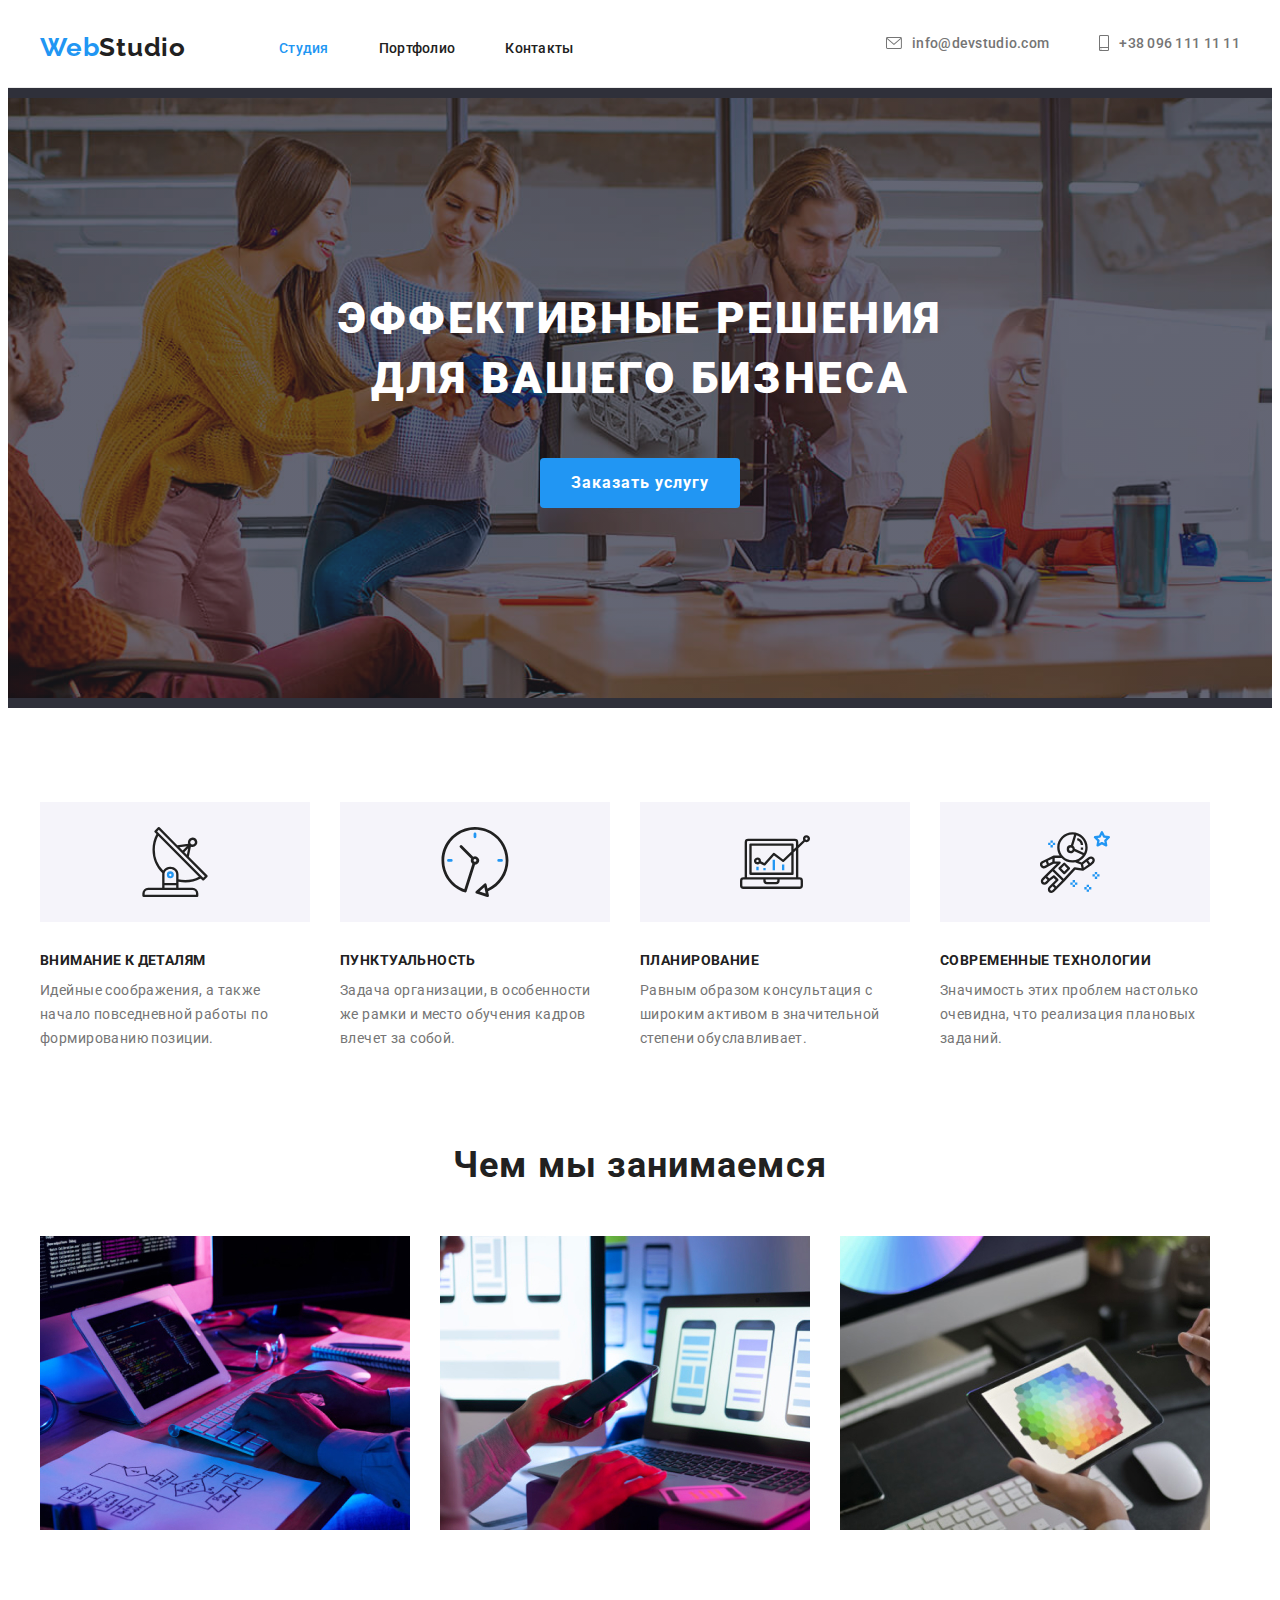
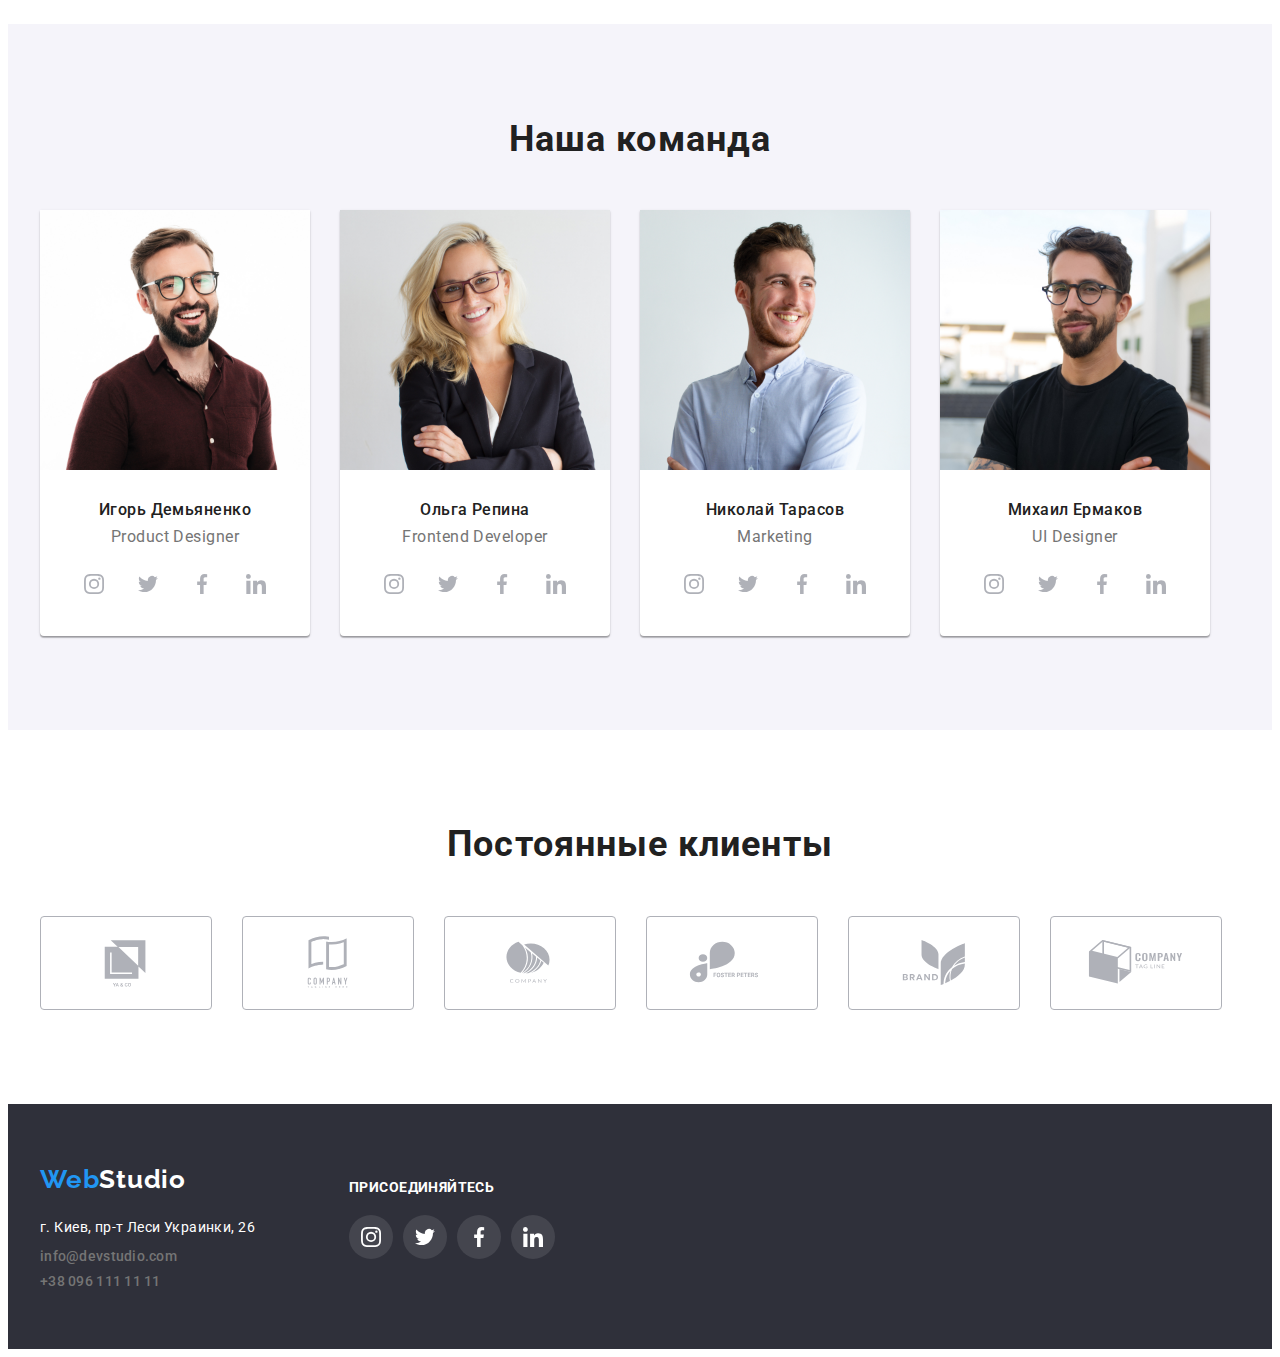
<file: index.html>
<!DOCTYPE html>
<html lang="ru">
  <head>
    <meta charset="UTF-8" />
    <meta http-equiv="X-UA-Compatible" content="IE=edge" />
    <meta name="viewport" content="width=device-width, initial-scale=1.0" />
    <title>Document</title>
    <!-- Normalizer start -->
    <link
      rel="stylesheet"
      href="https://cdnjs.cloudflare.com/ajax/libs/modern-normalize/1.1.0/modern-normalize.min.css"
      integrity="sha512-wpPYUAdjBVSE4KJnH1VR1HeZfpl1ub8YT/NKx4PuQ5NmX2tKuGu6U/JRp5y+Y8XG2tV+wKQpNHVUX03MfMFn9Q=="
      crossorigin="anonymous"
      referrerpolicy="no-referrer"
    />
    <!-- Normalizer end -->
    <!--Font start-->
    <link rel="preconnect" href="https://fonts.googleapis.com" />
    <link rel="preconnect" href="https://fonts.gstatic.com" crossorigin />
    <link
      href="https://fonts.googleapis.com/css2?family=Raleway:wght@700&family=Roboto:wght@400;500;700;900&display=swap"
      rel="stylesheet"
    />
    <!--Font end-->
    <link rel="stylesheet" href="./css/styles.css" />
  </head>

  <body>
    <header class="header section">
      <div class="container header-container">
        <!-- navigation -->
        <a class="logo link" href="" lang="en">Web<span class="logo-accent-dark">Studio</span></a>
        <nav class="header-nav">
          <ul class="nav-list list">
            <li class="nav-item">
              <a class="header-link header-link-current link" href="./index.html">Студия</a>
            </li>
            <li class="nav-item">
              <a class="header-link link" href="./portfolio.html">Портфолио</a>
            </li>
            <li class="nav-item">
              <a class="header-link link" href="">Контакты</a>
            </li>
          </ul>
        </nav>
        <ul class="contacts-list list">
          <li class="contact-item header-mail">
            <a class="contact-link link" href="mailto:info@devstudio.com">
              <svg class="contacts-envelope" width="16" height="12">
                <use href="./images/icons.svg#envelope"></use>
              </svg>
              info@devstudio.com
            </a>
          </li>
          <li class="contact-item header-phone">
            <a class="contact-link link" href="tel:+380961111111">
              <svg class="contacts-smartphone" width="10" height="16">
                <use href="./images/icons.svg#smartphone"></use>
              </svg>
              +38 096 111 11 11
            </a>
          </li>
        </ul>
      </div>
    </header>
    <main>
      <!-- hero section -->
      <section class="hero-section section">
        <div class="hero-container container">
          <h1 class="hero-item">Эффективные решения для вашего бизнеса</h1>
          <button class="hero-btn btn" type="button">Заказать услугу</button>
        </div>
      </section>
      <!-- Section peculiarities -->
      <section class="section">
        <div class="peculiarities-container container">
          <ul class="peculiarities-list list">
            <li class="peculiarities-item">
              <div class="peculiarities-icon-container">
                <svg class="peculiarities-icon" width="70px" height="70px">
                  <use href="./images/icons.svg#antenna"></use>
                </svg>
              </div>
              <h2 class="peculiarities-title">Внимание к деталям</h2>
              <p class="peculiarities-prg">
                Идейные соображения, а также начало повседневной работы по формированию позиции.
              </p>
            </li>
            <li class="peculiarities-item">
              <div class="peculiarities-icon-container">
                <svg class="peculiarities-icon" width="70px" height="70px">
                  <use href="./images/icons.svg#clock"></use>
                </svg>
              </div>
              <h2 class="peculiarities-title">Пунктуальность</h2>
              <p class="peculiarities-prg">
                Задача организации, в особенности же рамки и место обучения кадров влечет за собой.
              </p>
            </li>
            <li class="peculiarities-item">
              <div class="peculiarities-icon-container">             
                 <svg class="peculiarities-icon" width="70px" height="70px">
                  <use href=".//images/icons.svg#diagram"></use>
                 </svg>
              </div>
              <h2 class="peculiarities-title">Планирование</h2>
              <p class="peculiarities-prg">
                Равным образом консультация с широким активом в значительной степени обуславливает.
              </p>
            </li>
            <li class="peculiarities-item">
              <div class="peculiarities-icon-container">
                <svg class="peculiarities-icon" width="70px" height="70px">
                  <use href="./images/icons.svg#astronaut"></use>
                </svg>
              </div>
              <h2 class="peculiarities-title">Современные технологии</h2>
              <p class="peculiarities-prg">
                Значимость этих проблем настолько очевидна, что реализация плановых заданий.
              </p>
            </li>
          </ul>
        </div>
      </section>
      <!-- Section about -->
      <section class="section section-about">
        <div class="about-container container">
          <h2 class="about-title">Чем мы занимаемся</h2>
          <ul class="about-list list">
            <li class="about-item">
              <img src="./images/about/img.jpg" alt="image1" width="370" height="294" />
            </li>
            <li class="about-item">
              <img src="./images/about/img-1.jpg" alt="image2" width="370" height="294" />
            </li>
            <li class="about-item">
              <img src="./images/about/img-2.jpg" alt="image3" width="370" height="294" />
            </li>
          </ul>
        </div>
      </section>
      <!-- Section team -->
      <section class="section section-team">
        <div class="container team-container">
          <h2 class="team-title">Наша команда</h2>
          <ul class="team-list list">
            <li class="team-item">
              <img src="./images/team/img.jpg" alt="Игорь Демьяненко" width="270" height="260" />
              <div class="team-wrapper">
                <h3 class="team-name">Игорь Демьяненко</h3>
                <p class="team-position">Product Designer</p>
                <ul class="social-icon list">
                  <li class="icon-list" >
                    <a
                      class="icon-link"
                      href=""
                      target="_blank"
                      rel="noopener noreferer"
                      aria-label="instagram"
                    >
                      <svg class="team-icon-list" width="20" height="20">
                        <use href="./images/icons.svg#instagram"></use>
                      </svg>
                    </a>
                  </li>
                  <li class="icon-list" >
                    <a
                      class="icon-link"
                      href=""
                      target="_blank"
                      rel="noopener noreferer"
                      aria-label="twitter"
                    >
                      <svg class="team-icon-list" width="20" height="20">
                        <use href="./images/icons.svg#twitter"></use>
                      </svg>
                    </a>
                  </li>
                  <li class="icon-list" >
                    <a
                      class="icon-link"
                      href=""
                      target="_blank"
                      rel="noopener noreferer"
                      aria-label="facebook"
                    >
                      <svg class="team-icon-list" width="20" height="20">
                        <use href="./images/icons.svg#facebook"></use>
                      </svg>
                    </a>
                  </li>
                  <li class="icon-list" >
                    <a
                      class="icon-link"
                      href=""
                      target="_blank"
                      rel="noopener noreferer"
                      aria-label="linkedin"
                    >
                      <svg class="team-icon-list" width="20" height="20">
                        <use href="./images/icons.svg#linkedin"></use>
                      </svg>
                    </a>
                  </li>
                </ul>
              </div>
            </li>
            <li class="team-item">
              <img src="./images/team/img-1.jpg" alt="Ольга Репина" width="270" height="260" />
              <div class="team-wrapper">
                <h3 class="team-name">Ольга Репина</h3>
                <p class="team-position">Frontend Developer</p>
                <ul class="social-icon list">
                  <li class="icon-list" >
                    <a
                      class="icon-link"
                      href=""
                      target="_blank"
                      rel="noopener noreferer"
                      aria-label="instagram"
                    >
                      <svg class="team-icon-list" width="20" height="20">
                        <use href="./images/icons.svg#instagram"></use>
                      </svg>
                    </a>
                  </li>
                  <li class="icon-list" >
                    <a
                      class="icon-link"
                      href=""
                      target="_blank"
                      rel="noopener noreferer"
                      aria-label="twitter"
                    >
                      <svg class="team-icon-list" width="20" height="20">
                        <use href="./images/icons.svg#twitter"></use>
                      </svg>
                    </a>
                  </li>
                  <li class="icon-list" >
                    <a
                      class="icon-link"
                      href=""
                      target="_blank"
                      rel="noopener noreferer"
                      aria-label="facebook"
                    >
                      <svg class="team-icon-list" width="20" height="20">
                        <use href="./images/icons.svg#facebook"></use>
                      </svg>
                    </a>
                  </li>
                  <li class="icon-list" >
                    <a
                      class="icon-link"
                      href=""
                      target="_blank"
                      rel="noopener noreferer"
                      aria-label="linkedin"
                    >
                      <svg class="team-icon-list" width="20" height="20">
                        <use href="./images/icons.svg#linkedin"></use>
                      </svg>
                    </a>
                  </li>
                </ul>
              </div>
            </li>
            <li class="team-item">
              <img src="./images/team/img-2.jpg" alt="Николай Тарасов" width="270" height="260" />
              <div class="team-wrapper">
                <h3 class="team-name">Николай Тарасов</h3>
                <p class="team-position">Marketing</p>
                <ul class="social-icon list">
                  <li class="icon-list" >
                    <a
                      class="icon-link"
                      href=""
                      target="_blank"
                      rel="noopener noreferer"
                      aria-label="instagram"
                    >
                      <svg class="team-icon-list" width="20" height="20">
                        <use href="./images/icons.svg#instagram"></use>
                      </svg>
                    </a>
                  </li>
                  <li class="icon-list" >
                    <a
                      class="icon-link"
                      href=""
                      target="_blank"
                      rel="noopener noreferer"
                      aria-label="twitter"
                    >
                      <svg class="team-icon-list" width="20" height="20">
                        <use href="./images/icons.svg#twitter"></use>
                      </svg>
                    </a>
                  </li>
                  <li class="icon-list" >
                    <a
                      class="icon-link"
                      href=""
                      target="_blank"
                      rel="noopener noreferer"
                      aria-label="facebook"
                    >
                      <svg class="team-icon-list" width="20" height="20">
                        <use href="./images/icons.svg#facebook"></use>
                      </svg>
                    </a>
                  </li>
                  <li class="icon-list" >
                    <a
                      class="icon-link"
                      href=""
                      target="_blank"
                      rel="noopener noreferer"
                      aria-label="linkedin"
                    >
                      <svg class="team-icon-list" width="20" height="20">
                        <use href="./images/icons.svg#linkedin"></use>
                      </svg>
                    </a>
                  </li>
                </ul>
              </div>
            </li>
            <li class="team-item">
              <img src="./images/team/img-3.jpg" alt="Михаил Ермаков" width="270" height="260" />
              <div class="team-wrapper">
                <h3 class="team-name">Михаил Ермаков</h3>
                <p class="team-position">UI Designer</p>
                <ul class="social-icon list">
                  <li class="icon-list" >
                    <a
                      class="icon-link"
                      href=""
                      target="_blank"
                      rel="noopener noreferer"
                      aria-label="instagram"
                    >
                      <svg class="team-icon-list" width="20" height="20">
                        <use href="./images/icons.svg#instagram"></use>
                      </svg>
                    </a>
                  </li>
                  <li class="icon-list" >
                    <a
                      class="icon-link"
                      href=""
                      target="_blank"
                      rel="noopener noreferer"
                      aria-label="twitter"
                    >
                      <svg class="team-icon-list" width="20" height="20">
                        <use href="./images/icons.svg#twitter"></use>
                      </svg>
                    </a>
                  </li>
                  <li class="icon-list" >
                    <a
                      class="icon-link"
                      href=""
                      target="_blank"
                      rel="noopener noreferer"
                      aria-label="facebook"
                    >
                      <svg class="team-icon-list" width="20" height="20">
                        <use href="./images/icons.svg#facebook"></use>
                      </svg>
                    </a>
                  </li>
                  <li class="icon-list" >
                    <a
                      class="icon-link"
                      href=""
                      target="_blank"
                      rel="noopener noreferer"
                      aria-label="linkedin"
                    >
                      <svg class="team-icon-list" width="20" height="20">
                        <use href="./images/icons.svg#linkedin"></use>
                      </svg>
                    </a>
                  </li>
                </ul>
              </div>
            </li>
          </ul>
        </div>
      </section>
      <!-- Section clients -->
      <section class="section section-clients">
      <div class="container">
        <h2 class="customer-title">Постоянные клиенты</h2>
          <ul class="customer-list list">
            <li class="customer-item">
              <a href="" class="customer-link">
                <svg class="customer-icon">
                  <use href="./images/icons.svg#logo-0"></use>
                </svg>
              </a>
            </li>
            <li class="customer-item">
              <a href="" class="customer-link">
                <svg class="customer-icon">
                  <use href="./images/icons.svg#logo-1"></use>
                </svg>
              </a>
            </li>
            <li class="customer-item">
              <a href="" class="customer-link">
                <svg class="customer-icon">
                  <use href="./images/icons.svg#logo-2"></use>
                </svg>
              </a>
            </li>
            <li class="customer-item">
              <a href="" class="customer-link">
                <svg class="customer-icon">
                  <use href="./images/icons.svg#logo-3"></use>
                </svg>
              </a>
            </li>
            <li class="customer-item">
              <a href="" class="customer-link">
                <svg class="customer-icon">
                  <use href="./images/icons.svg#logo-4"></use>
                </svg>
              </a>
            </li>
            <li class="customer-item">
              <a href="" class="customer-link">
                <svg class="customer-icon">
                  <use href="./images/icons.svg#logo-5"></use>
                </svg>
              </a>
            </li>
          </ul>
        </div>

      </section>
    </main>
    <!-- Footer -->
    <footer class="footer">
      <div class="container">
        <div class="footer-container-left">
          <a class="logo link footer-logo-link" href="" lang="en"
            >Web<span class="logo-accent-light">Studio</span></a
          >
          <ul class="footer-contact-list list">
            <li class="contact-item">
              <!-- adress -->
              <address class="footer-address">г. Киев, пр-т Леси Украинки, 26</address>
            </li>
            <li class="contact-item">
              <a class="contact-link link" href="mailto:info@devstudio.com">info@devstudio.com</a>
            </li>
            <li class="contact-item">
              <a class="contact-link link" href="tel:+380961111111">+38 096 111 11 11</a>
            </li>
          </ul>
        </div>
        <div class="footer-container-right">
          <h3 class="footer-item">Присоединяйтесь</h3>
          <ul class="footer-icon list">
            <li class="footer-list">
              <a href="https://www.instagram.com" class="footer-link">
                <svg class="footer-svg" width="20" height="20">
                  <use href="./images/icons.svg#instagram"></use>
                </svg>
              </a>
            </li>
            <li class="footer-list">
              <a href="https://twitter.com/?lang=en" class="footer-link">
                <svg class="footer-svg" width="20" height="20">
                  <use href="./images/icons.svg#twitter"></use>
                </svg>
              </a>
            </li>
            <li class="footer-list">
              <a href="https://www.facebook.com" class="footer-link">
                <svg class="footer-svg" width="20" height="20">
                  <use href="./images/icons.svg#facebook"></use>
                </svg>
              </a>
            </li>
            <li class="footer-list">
              <a href="https://www.linkedin.com" class="footer-link">
                <svg class="footer-svg" width="20" height="20">
                  <use href="./images/icons.svg#linkedin"></use>
                </svg>
              </a>
            </li>
          </ul>
        </div>
      </div>
    </footer>
  </body>
</html>
</file>
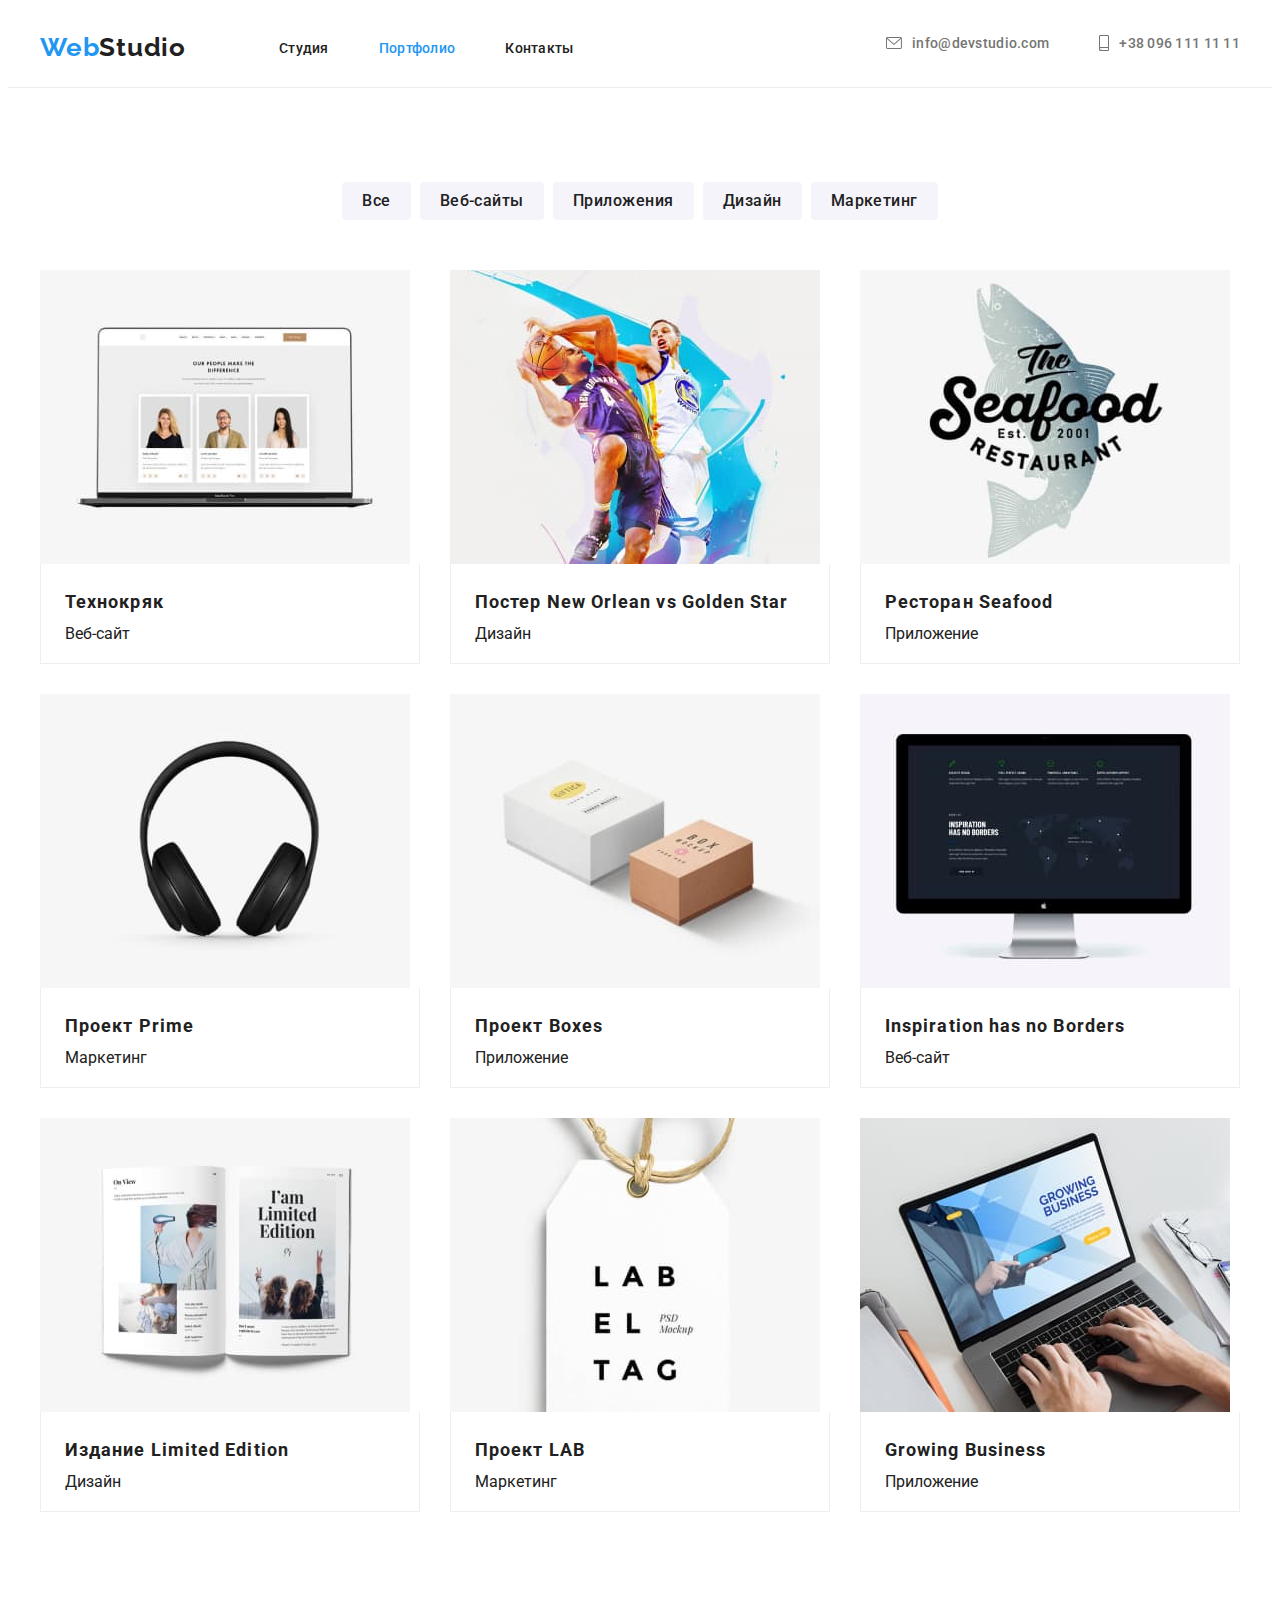
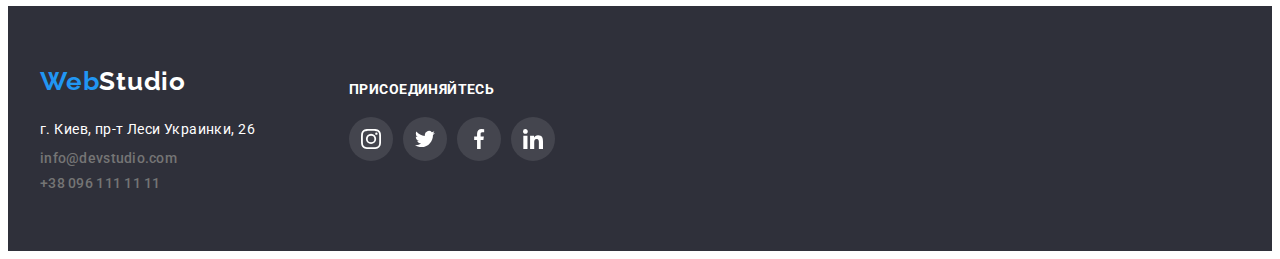
<file: portfolio.html>
<!DOCTYPE html>
<html lang="ru">
  <head>
    <meta charset="UTF-8" />
    <meta http-equiv="X-UA-Compatible" content="IE=edge" />
    <meta name="viewport" content="width=device-width, initial-scale=1.0" />
    <title>Document</title>
    <!-- Normalizer start -->
    <link
      rel="stylesheet"
      href="https://cdnjs.cloudflare.com/ajax/libs/modern-normalize/1.1.0/modern-normalize.min.css"
      integrity="sha512-wpPYUAdjBVSE4KJnH1VR1HeZfpl1ub8YT/NKx4PuQ5NmX2tKuGu6U/JRp5y+Y8XG2tV+wKQpNHVUX03MfMFn9Q=="
      crossorigin="anonymous"
      referrerpolicy="no-referrer"
    />
    <!-- Normalizer end -->
    <!--Font start-->
    <link rel="preconnect" href="https://fonts.googleapis.com" />
    <link rel="preconnect" href="https://fonts.gstatic.com" crossorigin />
    <link
      href="https://fonts.googleapis.com/css2?family=Raleway:wght@700&family=Roboto:wght@400;500;700;900&display=swap"
      rel="stylesheet"
    />
    <!--Font end-->
    <link rel="stylesheet" href="./css/styles.css" />
  </head>
  <body>
    <header class="header">
      <div class="container header-container">
        <!-- navigation -->
        <a class="logo link" href="" lang="en">Web<span class="logo-accent-dark">Studio</span></a>
        <nav class="header-nav">
          <ul class="nav-list list">
            <li class="nav-item">
              <a class="header-link link" href="./index.html">Студия</a>
            </li>
            <li class="nav-item">
              <a class="header-link header-link-current link" href="./portfolio.html">Портфолио</a>
            </li>
            <li class="nav-item">
              <a class="header-link link" href="">Контакты</a>
            </li>
          </ul>
        </nav>
        <ul class="contacts-list list">
          <li class="contact-item header-mail">
            <a class="contact-link link" href="mailto:info@devstudio.com">
              <svg class="contacts-envelope" width="16" height="12">
                <use href="./images/icons.svg#envelope"></use>
              </svg>
              info@devstudio.com
            </a>
          </li>
          <li class="contact-item header-phone">
            <a class="contact-link link" href="tel:+380961111111">
              <svg class="contacts-smartphone" width="10" height="16">
                <use href="./images/icons.svg#smartphone"></use>
              </svg>
              +38 096 111 11 11
            </a>
          </li>
        </ul>
      </div>
    </header>
    <main>
      <section class="section">
       <div class="container">
        <h1 class="visually-hidden">Фильтер</h1>
          <ul class="btn-list list">
            <li class="btn-item">
              <button class="pf-btn" type="button">Все</button>
            </li>
            <li class="btn-item">
              <button class="pf-btn" type="button">Веб-сайты</button>
            </li>
            <li class="btn-item">
              <button class="pf-btn" type="button">Приложения</button>
            </li>
            <li class="btn-item">
              <button class="pf-btn" type="button">Дизайн</button>
            </li>
            <li class="btn-item">
              <button class="pf-btn" type="button">Маркетинг</button>
            </li>
          </ul>
       
         
          <ul class="portfolio list">
            <li class="portfolio-list">
              <img src="./images/portfolio/img(1).jpg" alt="Техника" width="370" height="294" />
              <div class="portfolio-text">
                <h2 class="portfolio-title">Технокряк</h2>
                <p class="description">Веб-сайт</p>
              </div>
            </li>
            <li class="portfolio-list">
              <img src="./images/portfolio/img-1.jpg" alt="Баскетбол" width="370" height="294" />
              <div class="portfolio-text">
                <h2 lang="en" class="portfolio-title">Постер New Orlean vs Golden Star</h2>
                <p class="description">Дизайн</p>
              </div>
            </li>
            <li class="portfolio-list">
              <img src="./images/portfolio/img-2.jpg" alt="Лого" width="370" height="294" />
              <div class="portfolio-text">
                <h2 lang="en" class="portfolio-title">Ресторан Seafood</h2>
                <p class="description">Приложение</p>
              </div>
            </li>
            <li class="portfolio-list">
              <img src="./images/portfolio/img-3.jpg" alt="Наушники" width="370" height="294" />
              <div class="portfolio-text">
                <h2 lang="en" class="portfolio-title">Проект Prime</h2>
                <p class="description">Маркетинг</p>
              </div>
            </li>
            <li class="portfolio-list">
              <img src="./images/portfolio/img-4.jpg" alt="Коробки" width="370" height="294" />
              <div class="portfolio-text">
                <h2 lang="en" class="portfolio-title">Проект Boxes</h2>
                <p class="description">Приложение</p>
              </div>
            </li>
            <li class="portfolio-list">
              <img src="./images/portfolio/img-5.jpg" alt="Экран" width="370" height="294" />
              <div class="portfolio-text">
                <h2 lang="en" class="portfolio-title">Inspiration has no Borders</h2>
                <p class="description">Веб-сайт</p>
              </div>
            </li>
            <li class="portfolio-list">
              <img src="./images/portfolio/img-6.jpg" alt="Книга" width="370" height="294" />
              <div class="portfolio-text">
                <h2 lang="en" class="portfolio-title">Издание Limited Edition</h2>
                <p class="description">Дизайн</p>
              </div>
            </li>
            <li class="portfolio-list">
              <img src="./images/portfolio/img-7.jpg" alt="Цена" width="370" height="294" />
              <div class="portfolio-text">
                <h2 lang="en" class="portfolio-title">Проект LAB</h2>
                <p class="description">Маркетинг</p>
              </div>
            </li>
            <li class="portfolio-list">
              <img src="./images/portfolio/img-8.jpg" alt="Макбук" width="370" height="294" />
              <div class="portfolio-text">
                <h2 lang="en" class="portfolio-title">Growing Business</h2>
                <p class="description">Приложение</p>
              </div>
            </li>
          </ul>
       </div>

      </section>
    </main>
    <!-- Footer -->
    <footer class="footer">
      <div class="container">
        <div class="footer-container-left">
          <a class="logo link footer-logo-link" href="" lang="en"
            >Web<span class="logo-accent-light">Studio</span></a
          >
          <ul class="footer-contact-list list">
            <li class="contact-item">
              <!-- adress -->
              <address class="footer-address">г. Киев, пр-т Леси Украинки, 26</address>
            </li>
            <li class="contact-item">
              <a class="contact-link link" href="mailto:info@devstudio.com">info@devstudio.com</a>
            </li>
            <li class="contact-item">
              <a class="contact-link link" href="tel:+380961111111">+38 096 111 11 11</a>
            </li>
          </ul>
        </div>
        <div class="footer-container-right">
          <h3 class="footer-item">Присоединяйтесь</h3>
          <ul class="footer-icon list">
            <li class="footer-list">
              <a href="https://www.instagram.com" class="footer-link">
                <svg class="footer-svg" width="20" height="20">
                  <use href="./images/icons.svg#instagram"></use>
                </svg>
              </a>
            </li>
            <li class="footer-list">
              <a href="https://twitter.com/?lang=en" class="footer-link">
                <svg class="footer-svg" width="20" height="20">
                  <use href="./images/icons.svg#twitter"></use>
                </svg>
              </a>
            </li>
            <li class="footer-list">
              <a href="https://www.facebook.com" class="footer-link">
                <svg class="footer-svg" width="20" height="20">
                  <use href="./images/icons.svg#facebook"></use>
                </svg>
              </a>
            </li>
            <li class="footer-list">
              <a href="https://www.linkedin.com" class="footer-link">
                <svg class="footer-svg" width="20" height="20">
                  <use href="./images/icons.svg#linkedin"></use>
                </svg>
              </a>
            </li>
          </ul>
        </div>
      </div>
    </footer>
  </body>
</html>
</file>
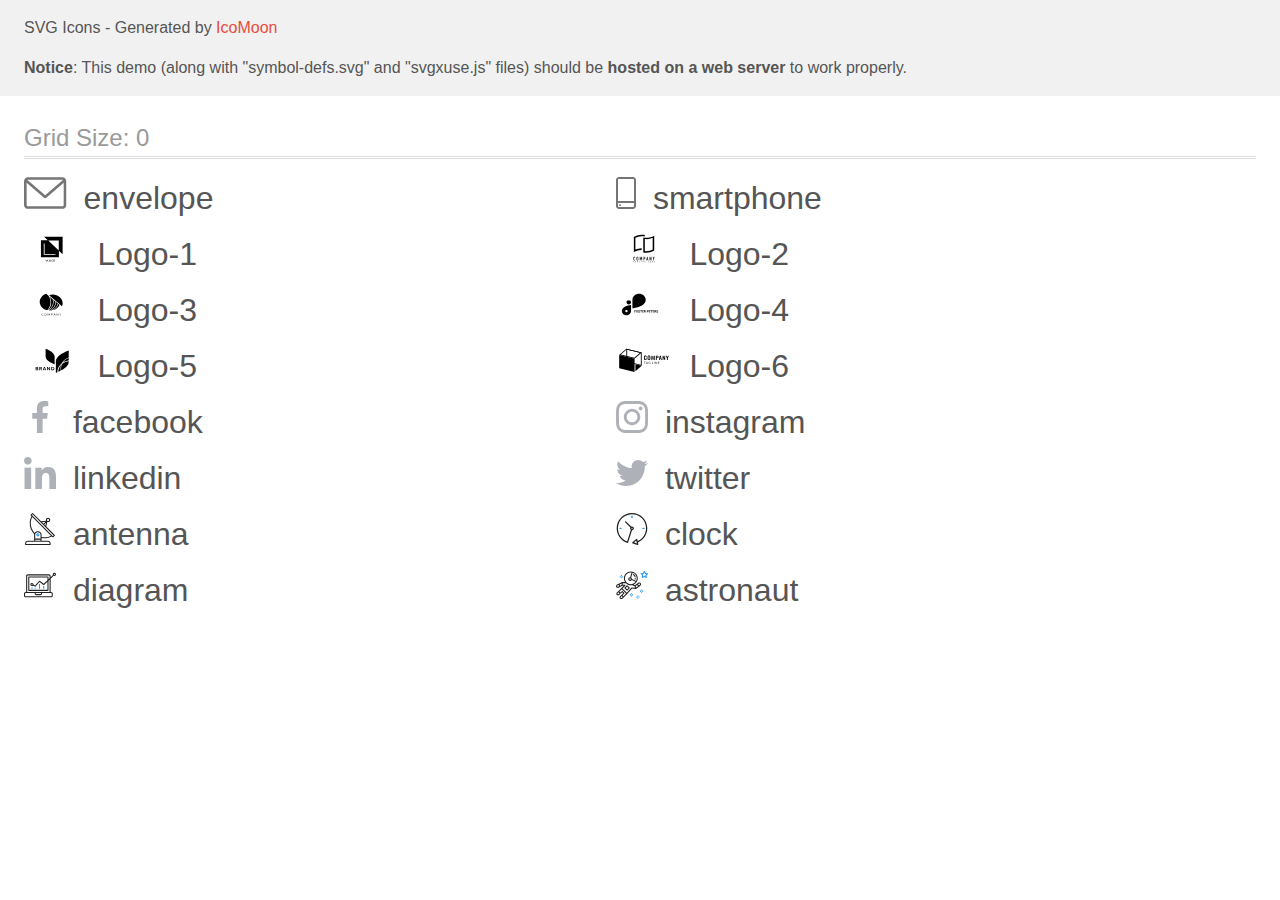
<file: images/icons/icomoon/demo-external-svg.html>
<!doctype html>
<html>
<head>
    <title>IcoMoon - SVG Icons</title>
    <meta charset="utf-8">
    <meta name="viewport" content="width=device-width, initial-scale=1">
    <link rel="stylesheet" href="demo-files/demo.css">
    <link rel="stylesheet" href="style.css">
</head>
<body>
<header class="bgc1 clearfix">
<div class="mhl">
    <p>SVG Icons - Generated by <a href="https://icomoon.io/app">IcoMoon</a></p><p><strong>Notice</strong>: This demo (along with "symbol-defs.svg" and "svgxuse.js" files) should be <b>hosted on a web server</b> to work properly.</p>
</div>
</header>
    <div class="clearfix mhl ptl">
        <h1 class="mvm mtn fgc1">Grid Size: 0</h1>
        <div class="glyph fs1">
            <div class="clearfix pbs">
                <svg class="icon envelope"><use xlink:href="symbol-defs.svg#envelope"></use></svg><span class="name"> envelope</span>
            </div>
        </div>
        <div class="glyph fs1">
            <div class="clearfix pbs">
                <svg class="icon smartphone"><use xlink:href="symbol-defs.svg#smartphone"></use></svg><span class="name"> smartphone</span>
            </div>
        </div>
        <div class="glyph fs1">
            <div class="clearfix pbs">
                <svg class="icon Logo-1"><use xlink:href="symbol-defs.svg#Logo-1"></use></svg><span class="name"> Logo-1</span>
            </div>
        </div>
        <div class="glyph fs1">
            <div class="clearfix pbs">
                <svg class="icon Logo-2"><use xlink:href="symbol-defs.svg#Logo-2"></use></svg><span class="name"> Logo-2</span>
            </div>
        </div>
        <div class="glyph fs1">
            <div class="clearfix pbs">
                <svg class="icon Logo-3"><use xlink:href="symbol-defs.svg#Logo-3"></use></svg><span class="name"> Logo-3</span>
            </div>
        </div>
        <div class="glyph fs1">
            <div class="clearfix pbs">
                <svg class="icon Logo-4"><use xlink:href="symbol-defs.svg#Logo-4"></use></svg><span class="name"> Logo-4</span>
            </div>
        </div>
        <div class="glyph fs1">
            <div class="clearfix pbs">
                <svg class="icon Logo-5"><use xlink:href="symbol-defs.svg#Logo-5"></use></svg><span class="name"> Logo-5</span>
            </div>
        </div>
        <div class="glyph fs1">
            <div class="clearfix pbs">
                <svg class="icon Logo-6"><use xlink:href="symbol-defs.svg#Logo-6"></use></svg><span class="name"> Logo-6</span>
            </div>
        </div>
        <div class="glyph fs1">
            <div class="clearfix pbs">
                <svg class="icon facebook"><use xlink:href="symbol-defs.svg#facebook"></use></svg><span class="name"> facebook</span>
            </div>
        </div>
        <div class="glyph fs1">
            <div class="clearfix pbs">
                <svg class="icon instagram"><use xlink:href="symbol-defs.svg#instagram"></use></svg><span class="name"> instagram</span>
            </div>
        </div>
        <div class="glyph fs1">
            <div class="clearfix pbs">
                <svg class="icon linkedin"><use xlink:href="symbol-defs.svg#linkedin"></use></svg><span class="name"> linkedin</span>
            </div>
        </div>
        <div class="glyph fs1">
            <div class="clearfix pbs">
                <svg class="icon twitter"><use xlink:href="symbol-defs.svg#twitter"></use></svg><span class="name"> twitter</span>
            </div>
        </div>
        <div class="glyph fs1">
            <div class="clearfix pbs">
                <svg class="icon antenna"><use xlink:href="symbol-defs.svg#antenna"></use></svg><span class="name"> antenna</span>
            </div>
        </div>
        <div class="glyph fs1">
            <div class="clearfix pbs">
                <svg class="icon clock"><use xlink:href="symbol-defs.svg#clock"></use></svg><span class="name"> clock</span>
            </div>
        </div>
        <div class="glyph fs1">
            <div class="clearfix pbs">
                <svg class="icon diagram"><use xlink:href="symbol-defs.svg#diagram"></use></svg><span class="name"> diagram</span>
            </div>
        </div>
        <div class="glyph fs1">
            <div class="clearfix pbs">
                <svg class="icon astronaut"><use xlink:href="symbol-defs.svg#astronaut"></use></svg><span class="name"> astronaut</span>
            </div>
        </div>
  </div>
<script defer src="svgxuse.js"></script>
</body>
</html>
</file>
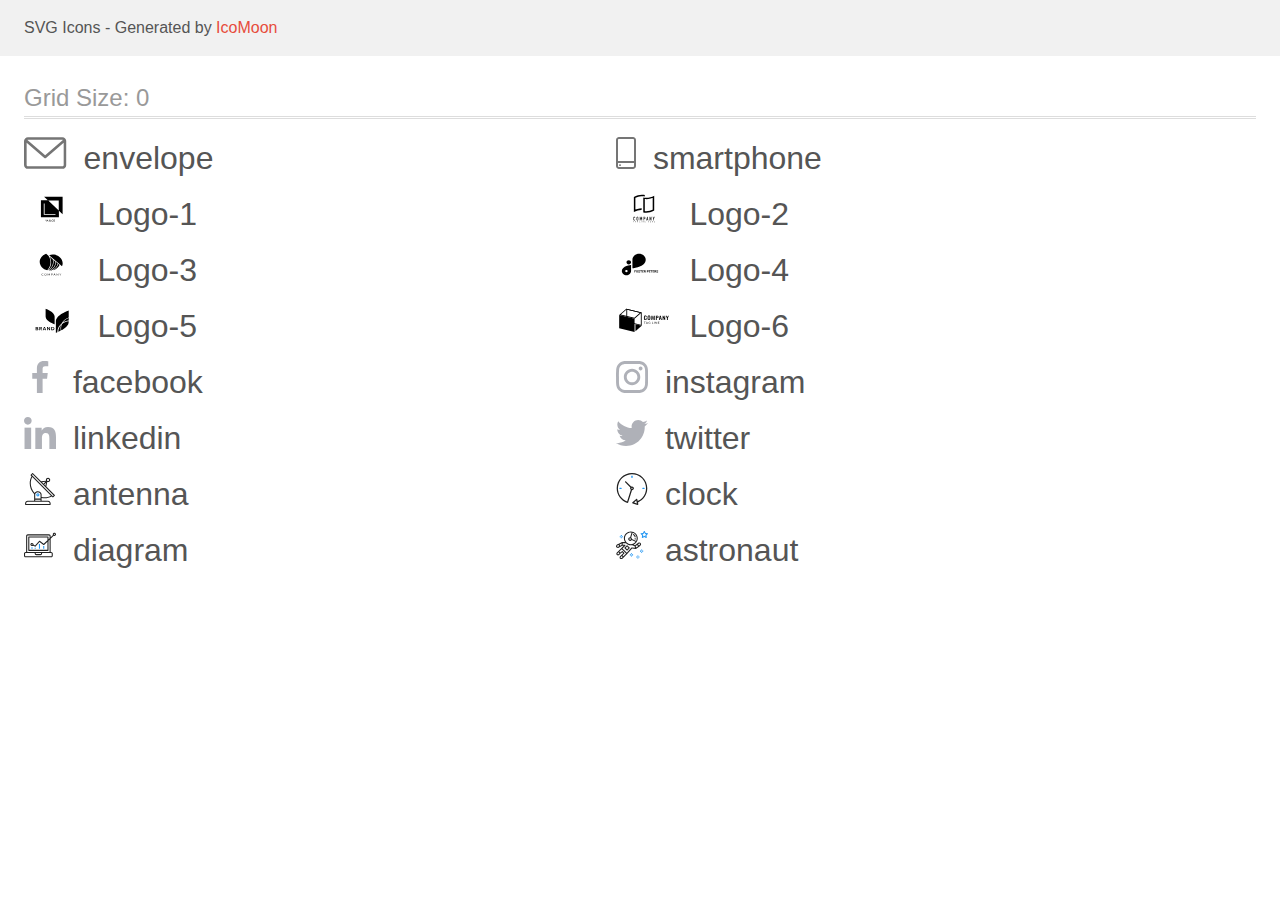
<file: images/icons/icomoon/demo.html>
<!doctype html>
<html>
<head>
    <title>IcoMoon - SVG Icons</title>
    <meta charset="utf-8">
    <meta name="viewport" content="width=device-width, initial-scale=1">
    <link rel="stylesheet" href="demo-files/demo.css">
    <link rel="stylesheet" href="style.css">
</head>
<body>
<svg aria-hidden="true" style="position: absolute; width: 0; height: 0; overflow: hidden;" version="1.1" xmlns="http://www.w3.org/2000/svg" xmlns:xlink="http://www.w3.org/1999/xlink">
<defs>
<symbol id="envelope" viewBox="0 0 43 32">
<path fill="#757575" style="fill: var(--color1, #757575)" d="M38.667 0h-34.667c-2.206 0-4 1.794-4 4v24c0 2.206 1.794 4 4 4h34.667c2.206 0 4-1.794 4-4v-24c0-2.206-1.794-4-4-4zM38.667 2.667c0.181 0 0.353 0.038 0.511 0.103l-17.844 15.466-17.844-15.466c0.158-0.066 0.33-0.103 0.511-0.103h34.667zM38.667 29.333h-34.667c-0.736 0-1.333-0.598-1.333-1.333v-22.413l17.793 15.421c0.251 0.217 0.563 0.326 0.874 0.326s0.622-0.108 0.874-0.326l17.793-15.421v22.413c0 0.736-0.598 1.333-1.333 1.333z"></path>
</symbol>
<symbol id="smartphone" viewBox="0 0 20 32">
<path fill="#757575" style="fill: var(--color1, #757575)" d="M17 0h-14c-1.654 0-3 1.346-3 3v26c0 1.654 1.346 3 3 3h14c1.654 0 3-1.346 3-3v-26c0-1.654-1.346-3-3-3zM3 2h14c0.552 0 1 0.448 1 1v21h-16v-21c0-0.552 0.448-1 1-1zM17 30h-14c-0.552 0-1-0.448-1-1v-3h16v3c0 0.552-0.448 1-1 1z"></path>
<path fill="#757575" style="fill: var(--color1, #757575)" d="M4.707 27.478c0.391 0.365 0.391 0.956 0 1.321s-1.024 0.365-1.414 0c-0.391-0.365-0.391-0.956 0-1.321s1.024-0.365 1.414 0z"></path>
</symbol>
<symbol id="Logo-1" viewBox="0 0 57 32">
<path d="M20.267 3.733l3.738 3.538-6.938-0.004v17.166h18.133v-6.564l3.733 3.534v-17.671h-18.667zM35.036 17.455l-10.597-10.032h10.597v10.032zM31.746 21.923h-11.81v-11.545h0.835v10.764h10.975v0.782zM22.725 26.72l-0.436 0.898-0.436-0.898h-0.366l0.637 1.198v0.698h0.331v-0.698l0.635-1.198h-0.365zM23.273 28.615l0.154-0.441h0.734l0.155 0.441h0.344l-0.717-1.896h-0.296l-0.716 1.896h0.342zM23.794 27.122l0.275 0.786h-0.549l0.275-0.786zM25.531 27.863c-0.048 0.073-0.072 0.153-0.072 0.241 0 0.16 0.056 0.29 0.168 0.389s0.263 0.148 0.451 0.148 0.349-0.051 0.484-0.152l0.107 0.126h0.367l-0.279-0.329c0.109-0.149 0.164-0.341 0.164-0.574h-0.275c0 0.128-0.026 0.243-0.079 0.348l-0.366-0.432 0.129-0.094c0.091-0.066 0.157-0.132 0.197-0.198s0.060-0.14 0.060-0.219c0-0.12-0.044-0.22-0.133-0.301s-0.201-0.122-0.339-0.122c-0.153 0-0.274 0.043-0.365 0.13s-0.135 0.203-0.135 0.352c0 0.061 0.014 0.124 0.043 0.189s0.081 0.144 0.155 0.237c-0.141 0.101-0.235 0.188-0.283 0.262zM26.386 28.282c-0.093 0.071-0.193 0.107-0.299 0.107-0.095 0-0.17-0.027-0.227-0.082s-0.085-0.126-0.085-0.214c0-0.102 0.052-0.192 0.156-0.271l0.040-0.029 0.414 0.488zM26.046 27.442c-0.089-0.11-0.134-0.202-0.134-0.275 0-0.063 0.018-0.116 0.055-0.158s0.085-0.063 0.147-0.063c0.057 0 0.105 0.018 0.142 0.053s0.056 0.077 0.056 0.126c0 0.075-0.027 0.136-0.081 0.184l-0.040 0.033-0.145 0.099zM29.132 28.472c0.13-0.114 0.205-0.272 0.224-0.474h-0.328c-0.017 0.135-0.059 0.232-0.124 0.29s-0.162 0.087-0.292 0.087c-0.142 0-0.249-0.054-0.323-0.161s-0.109-0.264-0.109-0.469v-0.168c0.002-0.202 0.041-0.355 0.117-0.46s0.188-0.158 0.331-0.158c0.123 0 0.217 0.030 0.28 0.091s0.104 0.158 0.12 0.294h0.328c-0.021-0.207-0.095-0.368-0.223-0.482s-0.296-0.171-0.505-0.171c-0.155 0-0.293 0.037-0.411 0.111s-0.209 0.179-0.272 0.315c-0.063 0.136-0.095 0.294-0.095 0.473v0.177c0.003 0.174 0.035 0.328 0.098 0.46s0.151 0.234 0.266 0.306c0.115 0.071 0.249 0.107 0.4 0.107 0.216 0 0.389-0.056 0.52-0.169zM31.068 28.206c0.064-0.141 0.096-0.304 0.096-0.49v-0.105c-0.001-0.185-0.034-0.347-0.099-0.486s-0.158-0.247-0.277-0.32c-0.119-0.075-0.256-0.112-0.41-0.112s-0.292 0.038-0.411 0.113c-0.119 0.075-0.211 0.183-0.277 0.324s-0.098 0.305-0.098 0.49v0.107c0.001 0.181 0.034 0.342 0.099 0.48s0.159 0.246 0.279 0.322c0.121 0.075 0.258 0.112 0.411 0.112 0.155 0 0.293-0.037 0.411-0.112s0.212-0.183 0.276-0.323zM30.716 27.135c0.080 0.112 0.12 0.273 0.12 0.483v0.099c0 0.214-0.040 0.376-0.119 0.487s-0.19 0.167-0.336 0.167c-0.144 0-0.257-0.057-0.339-0.171s-0.121-0.275-0.121-0.483v-0.109c0.002-0.204 0.043-0.362 0.122-0.473s0.192-0.168 0.335-0.168c0.146 0 0.258 0.056 0.337 0.168z"></path>
</symbol>
<symbol id="Logo-2" viewBox="0 0 57 32">
<path d="M26.727 3.165h-0.073c-0.112-0.007-0.224-0.010-0.336-0.012v0h-0.243c-0.212 0-0.428 0.005-0.642 0.016-0.016-0.001-0.032-0.001-0.049 0-1.944 0.11-3.848 0.596-5.609 1.431l-0.231 0.111v11.809l0.54-0.183c0.474-0.163 0.978-0.309 1.5-0.445 1.411-0.362 2.861-0.555 4.317-0.574v1.551c-0.193 0.001-0.38 0.007-0.568 0.016h-0.045c-1.121 0.061-2.233 0.232-3.322 0.51-1.378 0.345-2.708 0.863-3.957 1.542v-15.145c1.298-0.757 2.695-1.325 4.151-1.688 1.278-0.33 2.593-0.5 3.913-0.504h0.228c0.273 0.007 0.538 0.019 0.788 0.038 0.658 0.046 1.31 0.15 1.95 0.311v1.527c-0.621-0.145-1.253-0.24-1.889-0.285-0.013-0.001-0.026-0.002-0.039-0.003-0.132-0.011-0.263-0.022-0.386-0.022zM29.415 4.726c0.339 0.026 0.689 0.038 1.044 0.038 1.388-0.005 2.769-0.182 4.114-0.528 1.378-0.346 2.706-0.865 3.956-1.543v14.875c-1.298 0.756-2.696 1.325-4.153 1.688-1.279 0.329-2.593 0.498-3.913 0.503-1 0.008-1.997-0.11-2.968-0.35v-14.971c0.229 0.053 0.465 0.102 0.706 0.142 0.394 0.066 0.81 0.115 1.214 0.145zM36.985 4.841l-0.54 0.182c-0.497 0.167-0.997 0.316-1.5 0.449-1.465 0.377-2.971 0.57-4.483 0.575-0.352 0-0.676-0.010-0.989-0.030l-0.43-0.028v12.148l0.37 0.033c0.343 0.030 0.696 0.045 1.052 0.045 1.191-0.005 2.377-0.159 3.531-0.457 0.95-0.238 1.874-0.57 2.759-0.991l0.231-0.111v-11.813z"></path>
<path d="M19.060 24.113c-0.078-0.080-0.171-0.144-0.274-0.186s-0.214-0.061-0.326-0.057c-0.119-0.002-0.237 0.021-0.347 0.065-0.101 0.040-0.193 0.101-0.27 0.178s-0.135 0.17-0.174 0.271c-0.042 0.107-0.063 0.22-0.062 0.335v2.023c-0.005 0.143 0.022 0.284 0.080 0.415 0.048 0.104 0.117 0.196 0.202 0.271 0.081 0.068 0.176 0.117 0.278 0.144 0.098 0.028 0.2 0.042 0.302 0.042 0.113 0.001 0.224-0.023 0.326-0.070 0.101-0.044 0.193-0.108 0.27-0.187 0.075-0.079 0.135-0.171 0.177-0.271 0.043-0.102 0.065-0.212 0.065-0.323v-0.226h-0.529v0.18c0.002 0.062-0.009 0.123-0.031 0.18-0.017 0.043-0.043 0.082-0.077 0.114-0.033 0.026-0.070 0.046-0.111 0.058-0.036 0.012-0.073 0.018-0.111 0.019-0.047 0.006-0.095-0.002-0.139-0.021s-0.081-0.049-0.11-0.088c-0.050-0.081-0.074-0.176-0.070-0.271v-1.887c-0.003-0.105 0.019-0.208 0.065-0.302 0.027-0.043 0.066-0.077 0.112-0.098s0.097-0.030 0.147-0.024c0.046-0.002 0.091 0.008 0.132 0.028s0.077 0.049 0.104 0.086c0.059 0.078 0.090 0.173 0.088 0.271v0.175h0.524v-0.206c0.001-0.121-0.021-0.241-0.065-0.354-0.039-0.106-0.099-0.203-0.177-0.285z"></path>
<path d="M22.202 24.090c-0.169-0.142-0.381-0.221-0.602-0.222-0.108 0-0.215 0.020-0.316 0.057-0.103 0.037-0.198 0.093-0.279 0.165-0.088 0.079-0.158 0.175-0.205 0.283-0.053 0.124-0.079 0.257-0.077 0.392v1.941c-0.004 0.137 0.023 0.272 0.077 0.397 0.048 0.104 0.118 0.197 0.205 0.271 0.081 0.075 0.176 0.133 0.279 0.171 0.101 0.037 0.208 0.056 0.316 0.057s0.215-0.020 0.316-0.057c0.105-0.038 0.202-0.096 0.286-0.171 0.084-0.076 0.152-0.168 0.2-0.271 0.054-0.125 0.081-0.261 0.077-0.397v-1.941c0.003-0.135-0.024-0.268-0.077-0.392-0.047-0.107-0.115-0.203-0.2-0.283zM21.955 26.706c0.004 0.052-0.003 0.104-0.021 0.152s-0.047 0.092-0.084 0.128c-0.070 0.059-0.158 0.091-0.249 0.091s-0.179-0.032-0.249-0.091c-0.037-0.036-0.066-0.080-0.084-0.128s-0.025-0.101-0.021-0.152v-1.941c-0.004-0.052 0.003-0.104 0.021-0.152s0.047-0.092 0.084-0.128c0.070-0.059 0.158-0.091 0.249-0.091s0.179 0.032 0.249 0.091c0.037 0.036 0.066 0.080 0.084 0.128s0.025 0.101 0.021 0.152v1.941z"></path>
<path d="M26.329 27.573v-3.674h-0.509l-0.668 1.945h-0.009l-0.673-1.945h-0.503v3.674h0.525v-2.235h0.009l0.514 1.58h0.262l0.518-1.58h0.009v2.235h0.525z"></path>
<path d="M29.311 24.157c-0.081-0.091-0.183-0.16-0.297-0.201-0.123-0.040-0.251-0.059-0.38-0.057h-0.78v3.674h0.523v-1.435h0.27c0.163 0.007 0.326-0.027 0.472-0.1 0.119-0.066 0.218-0.163 0.287-0.281 0.061-0.098 0.101-0.206 0.12-0.32 0.021-0.138 0.030-0.278 0.028-0.418 0.005-0.176-0.012-0.353-0.051-0.525-0.035-0.127-0.101-0.243-0.193-0.338zM29.041 25.277c-0.002 0.067-0.019 0.132-0.049 0.191-0.030 0.056-0.077 0.102-0.135 0.129-0.078 0.035-0.162 0.050-0.247 0.046h-0.239v-1.249h0.27c0.081-0.004 0.162 0.012 0.236 0.046 0.054 0.031 0.097 0.079 0.123 0.136 0.029 0.065 0.044 0.134 0.046 0.205 0 0.077 0 0.159 0 0.244s0.005 0.174 0 0.252h-0.005z"></path>
<path d="M31.791 23.899h-0.429l-0.809 3.674h0.523l0.154-0.789h0.714l0.154 0.789h0.524l-0.83-3.674zM31.308 26.283l0.258-1.332h0.009l0.256 1.332h-0.524z"></path>
<path d="M35.173 26.112h-0.009l-0.791-2.213h-0.503v3.674h0.523v-2.209h0.011l0.8 2.209h0.492v-3.674h-0.523v2.213z"></path>
<path d="M38.372 23.899l-0.421 1.461h-0.011l-0.421-1.461h-0.554l0.719 2.121v1.553h0.524v-1.553l0.719-2.121h-0.554z"></path>
<path d="M17.6 28.61h0.252v0.708h0.171v-0.708h0.251v-0.145h-0.675v0.145z"></path>
<path d="M19.721 28.465l-0.331 0.853h0.182l0.070-0.194h0.34l0.073 0.194h0.186l-0.339-0.853h-0.182zM19.694 28.981l0.116-0.316 0.116 0.316h-0.232z"></path>
<path d="M21.818 29.004h0.197v0.11c-0.058 0.046-0.129 0.071-0.202 0.072-0.034 0.002-0.069-0.004-0.1-0.019s-0.059-0.036-0.081-0.063c-0.045-0.065-0.068-0.143-0.063-0.222 0-0.19 0.082-0.285 0.246-0.285 0.043-0.004 0.086 0.007 0.121 0.032s0.061 0.062 0.072 0.104l0.169-0.033c-0.036-0.167-0.156-0.251-0.362-0.251-0.11-0.003-0.216 0.036-0.298 0.11-0.043 0.042-0.076 0.094-0.097 0.15s-0.030 0.117-0.025 0.178c-0.005 0.117 0.034 0.231 0.109 0.32 0.042 0.043 0.092 0.077 0.148 0.098s0.116 0.031 0.176 0.027c0.134 0.004 0.263-0.045 0.362-0.136v-0.336h-0.37v0.144z"></path>
<path d="M23.959 28.465h-0.173v0.853h0.598v-0.145h-0.425v-0.708z"></path>
<path d="M25.769 28.465h-0.173v0.853h0.173v-0.853z"></path>
<path d="M27.539 29.035l-0.349-0.57h-0.167v0.853h0.161v-0.557l0.343 0.557h0.171v-0.853h-0.158v0.57z"></path>
<path d="M29.14 28.943h0.425v-0.145h-0.425v-0.187h0.457v-0.145h-0.63v0.853h0.648v-0.145h-0.475v-0.231z"></path>
<path d="M33.020 28.802h-0.336v-0.336h-0.171v0.853h0.171v-0.373h0.336v0.373h0.171v-0.853h-0.171v0.336z"></path>
<path d="M34.629 28.943h0.426v-0.145h-0.426v-0.187h0.459v-0.145h-0.63v0.853h0.646v-0.145h-0.475v-0.231z"></path>
<path d="M36.812 28.943c0.148-0.023 0.224-0.102 0.224-0.237 0.004-0.036-0.001-0.073-0.016-0.106s-0.038-0.062-0.068-0.083c-0.077-0.039-0.163-0.056-0.25-0.050h-0.362v0.853h0.171v-0.357h0.034c0.037-0.002 0.073 0.004 0.107 0.019 0.025 0.015 0.046 0.037 0.061 0.062l0.186 0.271h0.205l-0.104-0.167c-0.046-0.082-0.111-0.153-0.189-0.205zM36.64 28.825h-0.127v-0.214h0.135c0.059-0.005 0.118 0.002 0.174 0.020 0.012 0.011 0.022 0.025 0.029 0.040s0.009 0.032 0.009 0.049c-0.001 0.017-0.005 0.033-0.013 0.048s-0.019 0.027-0.032 0.037c-0.056 0.017-0.115 0.024-0.174 0.020z"></path>
<path d="M38.458 28.943h0.425v-0.145h-0.425v-0.187h0.459v-0.145h-0.631v0.853h0.648v-0.145h-0.475v-0.231z"></path>
</symbol>
<symbol id="Logo-3" viewBox="0 0 57 32">
<path d="M19.417 26.187c0.008 0 0.017 0.002 0.025 0.005s0.015 0.007 0.020 0.013l0.116 0.111c-0.090 0.090-0.202 0.162-0.327 0.211-0.147 0.053-0.305 0.079-0.464 0.076-0.149 0.003-0.298-0.021-0.436-0.071-0.125-0.045-0.237-0.113-0.329-0.2-0.094-0.089-0.166-0.194-0.212-0.308-0.051-0.127-0.076-0.261-0.074-0.396-0.002-0.135 0.025-0.27 0.080-0.397 0.051-0.115 0.127-0.22 0.225-0.308 0.099-0.087 0.218-0.155 0.349-0.201 0.143-0.048 0.296-0.072 0.449-0.071 0.143-0.003 0.285 0.019 0.417 0.064 0.115 0.043 0.221 0.104 0.313 0.178l-0.097 0.119c-0.007 0.008-0.015 0.016-0.025 0.021-0.012 0.007-0.025 0.010-0.039 0.009-0.015-0.001-0.030-0.005-0.042-0.013l-0.052-0.032-0.073-0.040c-0.031-0.015-0.064-0.028-0.097-0.039-0.043-0.013-0.087-0.024-0.132-0.032-0.057-0.009-0.115-0.013-0.173-0.013-0.111-0.001-0.22 0.017-0.323 0.053-0.096 0.034-0.182 0.084-0.253 0.149-0.073 0.069-0.128 0.15-0.164 0.238-0.041 0.101-0.061 0.207-0.060 0.313-0.002 0.108 0.018 0.216 0.060 0.318 0.035 0.087 0.090 0.167 0.161 0.236 0.067 0.064 0.149 0.114 0.241 0.147 0.095 0.034 0.197 0.051 0.3 0.050 0.059 0.001 0.119-0.003 0.177-0.010 0.096-0.010 0.188-0.039 0.269-0.085 0.041-0.023 0.079-0.049 0.115-0.078 0.015-0.012 0.035-0.020 0.055-0.020z"></path>
<path d="M22.776 25.629c0.002 0.134-0.025 0.267-0.078 0.393-0.047 0.114-0.122 0.218-0.219 0.305s-0.214 0.155-0.344 0.2c-0.285 0.094-0.599 0.094-0.884 0-0.129-0.046-0.245-0.114-0.342-0.201-0.097-0.089-0.172-0.194-0.221-0.308-0.105-0.255-0.105-0.533 0-0.787 0.050-0.115 0.125-0.22 0.221-0.31 0.097-0.084 0.214-0.15 0.342-0.193 0.284-0.096 0.6-0.096 0.884 0 0.129 0.046 0.246 0.114 0.343 0.201 0.096 0.088 0.17 0.191 0.22 0.304 0.054 0.127 0.080 0.261 0.078 0.395zM22.47 25.629c0.002-0.107-0.016-0.214-0.055-0.316-0.033-0.087-0.086-0.168-0.156-0.236-0.068-0.065-0.152-0.116-0.246-0.149-0.207-0.069-0.436-0.069-0.643 0-0.094 0.033-0.178 0.084-0.246 0.149-0.071 0.068-0.125 0.149-0.157 0.236-0.074 0.206-0.074 0.426 0 0.632 0.033 0.087 0.086 0.168 0.157 0.236 0.068 0.065 0.152 0.115 0.246 0.148 0.207 0.067 0.435 0.067 0.643 0 0.093-0.033 0.177-0.083 0.246-0.148 0.070-0.069 0.123-0.149 0.156-0.236 0.039-0.102 0.058-0.209 0.055-0.316z"></path>
<path d="M25.067 25.96l0.030 0.071c0.012-0.025 0.022-0.048 0.033-0.071 0.011-0.024 0.024-0.047 0.038-0.070l0.743-1.174c0.015-0.020 0.028-0.033 0.042-0.037 0.020-0.005 0.040-0.007 0.061-0.006h0.22v1.909h-0.26v-1.404c0-0.018 0-0.038 0-0.059-0.001-0.022-0.001-0.044 0-0.066l-0.747 1.19c-0.009 0.018-0.025 0.033-0.044 0.043s-0.041 0.016-0.064 0.016h-0.042c-0.023 0-0.045-0.005-0.064-0.016s-0.034-0.026-0.044-0.044l-0.769-1.198c0 0.023 0 0.046 0 0.068s0 0.043 0 0.061v1.404h-0.252v-1.905h0.22c0.021-0.001 0.041 0.001 0.061 0.006 0.018 0.008 0.032 0.021 0.041 0.037l0.759 1.175c0.015 0.022 0.028 0.045 0.038 0.068z"></path>
<path d="M27.864 25.865v0.715h-0.291v-1.906h0.649c0.122-0.002 0.244 0.012 0.362 0.042 0.094 0.023 0.181 0.064 0.256 0.119 0.065 0.052 0.114 0.116 0.145 0.187 0.034 0.078 0.051 0.161 0.049 0.244 0.001 0.084-0.017 0.167-0.054 0.244-0.035 0.073-0.089 0.138-0.157 0.191-0.075 0.057-0.162 0.1-0.257 0.126-0.113 0.031-0.232 0.046-0.35 0.044l-0.352-0.005zM27.864 25.66h0.352c0.076 0.001 0.153-0.009 0.225-0.029 0.060-0.018 0.115-0.046 0.163-0.082 0.044-0.035 0.078-0.078 0.099-0.126 0.024-0.051 0.036-0.105 0.035-0.16 0.003-0.053-0.007-0.106-0.029-0.155s-0.057-0.094-0.102-0.13c-0.111-0.075-0.251-0.112-0.391-0.102h-0.352v0.786z"></path>
<path d="M31.772 26.583h-0.23c-0.023 0.001-0.046-0.006-0.064-0.018-0.017-0.012-0.029-0.027-0.038-0.044l-0.198-0.461h-0.993l-0.205 0.461c-0.008 0.017-0.020 0.032-0.036 0.043-0.018 0.013-0.042 0.020-0.065 0.019h-0.23l0.872-1.909h0.302l0.884 1.909zM30.333 25.874h0.82l-0.346-0.777c-0.026-0.058-0.048-0.118-0.065-0.179l-0.034 0.1c-0.010 0.030-0.022 0.058-0.032 0.081l-0.343 0.776z"></path>
<path d="M33.029 24.682c0.017 0.008 0.032 0.020 0.044 0.034l1.272 1.439c0-0.023 0-0.046 0-0.067s0-0.043 0-0.063v-1.352h0.26v1.909h-0.145c-0.021 0.001-0.041-0.003-0.060-0.011-0.018-0.009-0.034-0.021-0.047-0.035l-1.271-1.438c0.001 0.022 0.001 0.044 0 0.066 0 0.021 0 0.040 0 0.058v1.361h-0.26v-1.909h0.154c0.018-0 0.036 0.003 0.052 0.009z"></path>
<path d="M36.748 25.823v0.758h-0.291v-0.758l-0.804-1.15h0.26c0.022-0.001 0.045 0.005 0.063 0.016 0.016 0.012 0.029 0.027 0.039 0.043l0.503 0.742c0.020 0.032 0.038 0.061 0.052 0.088s0.026 0.054 0.036 0.081l0.038-0.082c0.014-0.030 0.031-0.059 0.049-0.087l0.496-0.747c0.010-0.015 0.023-0.028 0.038-0.040 0.017-0.013 0.040-0.020 0.063-0.019h0.263l-0.806 1.155z"></path>
<path d="M24.923 21.47c0.127 0.014 0.255 0.025 0.384 0.035 1.962-0.763 3.622-2.011 4.772-3.588s1.74-3.415 1.695-5.282l-2.162-1.879c0.44 1.988 0.234 4.043-0.594 5.935s-2.245 3.547-4.094 4.779z"></path>
<path d="M24.151 21.383l0.058 0.010c1.975-1.228 3.482-2.942 4.323-4.921s0.981-4.133 0.4-6.181l-3.080-2.676c1.246 2.2 1.747 4.661 1.446 7.098s-1.393 4.75-3.147 6.67z"></path>
<path d="M34.596 14.841c-0.523 2.052-1.794 3.902-3.624 5.276-0.534 0.404-1.111 0.763-1.722 1.074 1.49-0.38 2.859-1.053 4.003-1.966s2.030-2.042 2.592-3.3l-1.249-1.084z"></path>
<path d="M34.106 14.539l-1.778-1.545c-0.034 1.762-0.61 3.483-1.669 4.986s-2.562 2.731-4.352 3.559h0.009c0.399-0 0.798-0.021 1.194-0.062 1.673-0.593 3.151-1.537 4.303-2.748s1.94-2.65 2.295-4.189z"></path>
<path d="M24.409 6.486l-2.122-1.846c-1.897 0.637-3.528 1.756-4.68 3.212s-1.772 3.179-1.778 4.946v0c0.007 1.952 0.763 3.846 2.149 5.383s3.322 2.628 5.501 3.101c1.946-2.060 3.085-4.605 3.252-7.266s-0.647-5.299-2.323-7.53z"></path>
<path d="M39.008 14.255c-0.008-2.316-1.070-4.535-2.955-6.173s-4.439-2.561-7.105-2.567c-1.232-0.001-2.453 0.196-3.602 0.582l12.99 11.286c0.445-0.998 0.673-2.058 0.672-3.128z"></path>
</symbol>
<symbol id="Logo-4" viewBox="0 0 57 32">
<path d="M12.878 11.255h-0.002c-1.279 0-2.316 0.921-2.316 2.058v0.001c0 1.137 1.037 2.058 2.316 2.058h0.002c1.279 0 2.316-0.921 2.316-2.058v-0.001c0-1.137-1.037-2.058-2.316-2.058z"></path>
<path d="M29.971 10.597c-0.004-1.579-0.711-3.092-1.967-4.208s-2.958-1.745-4.735-1.749v0c-1.777 0.003-3.48 0.631-4.737 1.748s-1.964 2.63-1.968 4.209v8.706c0 0 13.405-1.327 13.406-8.704v-0.001z"></path>
<path d="M5.867 22.16c0.003 1.098 0.496 2.151 1.369 2.928s2.058 1.215 3.294 1.218c1.236-0.003 2.42-0.441 3.294-1.218s1.366-1.829 1.37-2.927v-6.057c0 0-9.327 0.924-9.327 6.056zM10.53 23.245c-0.242 0-0.478-0.064-0.678-0.183s-0.357-0.289-0.45-0.487c-0.092-0.198-0.117-0.417-0.069-0.627s0.163-0.404 0.334-0.556c0.171-0.152 0.388-0.255 0.625-0.297s0.482-0.020 0.706 0.062c0.223 0.082 0.414 0.221 0.548 0.4s0.206 0.388 0.206 0.603c0.001 0.143-0.031 0.284-0.092 0.417s-0.151 0.252-0.264 0.353c-0.114 0.101-0.248 0.182-0.397 0.236s-0.308 0.083-0.468 0.083v-0.004z"></path>
<path d="M19.956 22.647h-0.9v0.93h-0.469v-2.275h1.481v0.38h-1.012v0.588h0.9v0.378zM22.209 22.491c0 0.224-0.040 0.42-0.119 0.589s-0.193 0.299-0.341 0.391c-0.147 0.092-0.316 0.137-0.506 0.137-0.189 0-0.357-0.045-0.505-0.136s-0.262-0.22-0.344-0.387c-0.081-0.169-0.122-0.363-0.123-0.581v-0.112c0-0.224 0.040-0.421 0.12-0.591 0.081-0.171 0.195-0.302 0.342-0.392 0.148-0.092 0.317-0.137 0.506-0.137s0.358 0.046 0.505 0.137c0.148 0.091 0.262 0.221 0.342 0.392 0.081 0.17 0.122 0.366 0.122 0.589v0.102zM21.734 22.388c0-0.238-0.043-0.42-0.128-0.544s-0.207-0.186-0.366-0.186c-0.157 0-0.279 0.061-0.364 0.184-0.085 0.122-0.129 0.301-0.13 0.538v0.111c0 0.232 0.043 0.412 0.128 0.541s0.208 0.192 0.369 0.192c0.157 0 0.278-0.061 0.363-0.184 0.084-0.124 0.127-0.304 0.128-0.541v-0.111zM23.73 22.98c0-0.089-0.031-0.156-0.094-0.203-0.063-0.048-0.175-0.098-0.337-0.15-0.163-0.053-0.291-0.105-0.386-0.156-0.258-0.14-0.387-0.328-0.387-0.564 0-0.123 0.034-0.232 0.103-0.328 0.070-0.097 0.169-0.172 0.298-0.227 0.13-0.054 0.276-0.081 0.438-0.081 0.163 0 0.307 0.030 0.434 0.089 0.127 0.058 0.226 0.141 0.295 0.248s0.106 0.229 0.106 0.366h-0.469c0-0.104-0.033-0.185-0.098-0.242s-0.158-0.087-0.277-0.087c-0.115 0-0.204 0.024-0.267 0.073-0.064 0.048-0.095 0.111-0.095 0.191 0 0.074 0.037 0.136 0.111 0.186 0.075 0.050 0.185 0.097 0.33 0.141 0.267 0.080 0.461 0.18 0.583 0.298s0.183 0.267 0.183 0.444c0 0.197-0.075 0.352-0.223 0.464-0.149 0.111-0.349 0.167-0.602 0.167-0.175 0-0.334-0.032-0.478-0.095-0.144-0.065-0.254-0.153-0.33-0.264s-0.113-0.241-0.113-0.388h0.47c0 0.251 0.15 0.377 0.45 0.377 0.111 0 0.198-0.022 0.261-0.067 0.063-0.046 0.094-0.109 0.094-0.191zM26.231 21.682h-0.697v1.895h-0.469v-1.895h-0.687v-0.38h1.853v0.38zM27.869 22.591h-0.9v0.609h1.056v0.377h-1.525v-2.275h1.522v0.38h-1.053v0.542h0.9v0.367zM29.142 22.744h-0.373v0.833h-0.469v-2.275h0.845c0.269 0 0.476 0.060 0.622 0.18s0.219 0.289 0.219 0.508c0 0.155-0.034 0.285-0.102 0.389-0.067 0.103-0.168 0.185-0.305 0.247l0.492 0.93v0.022h-0.503l-0.427-0.833zM28.769 22.365h0.378c0.118 0 0.209-0.030 0.273-0.089 0.065-0.060 0.097-0.143 0.097-0.248 0-0.107-0.031-0.192-0.092-0.253-0.060-0.061-0.154-0.092-0.28-0.092h-0.377v0.683zM31.609 22.775v0.802h-0.469v-2.275h0.887c0.171 0 0.321 0.031 0.45 0.094s0.23 0.152 0.3 0.267c0.070 0.115 0.105 0.245 0.105 0.392 0 0.223-0.077 0.399-0.23 0.528-0.152 0.128-0.363 0.192-0.633 0.192h-0.411zM31.609 22.396h0.419c0.124 0 0.218-0.029 0.283-0.088 0.066-0.058 0.098-0.142 0.098-0.25 0-0.111-0.033-0.202-0.098-0.27s-0.156-0.104-0.272-0.106h-0.43v0.714zM34.575 22.591h-0.9v0.609h1.056v0.377h-1.525v-2.275h1.522v0.38h-1.053v0.542h0.9v0.367zM36.75 21.682h-0.697v1.895h-0.469v-1.895h-0.688v-0.38h1.853v0.38zM38.387 22.591h-0.9v0.609h1.056v0.377h-1.525v-2.275h1.522v0.38h-1.053v0.542h0.9v0.367zM39.661 22.744h-0.373v0.833h-0.469v-2.275h0.845c0.269 0 0.476 0.060 0.622 0.18s0.219 0.289 0.219 0.508c0 0.155-0.034 0.285-0.102 0.389-0.067 0.103-0.168 0.185-0.305 0.247l0.492 0.93v0.022h-0.503l-0.427-0.833zM39.287 22.365h0.378c0.118 0 0.209-0.030 0.273-0.089 0.065-0.060 0.097-0.143 0.097-0.248 0-0.107-0.031-0.192-0.092-0.253-0.060-0.061-0.154-0.092-0.28-0.092h-0.377v0.683zM42.042 22.98c0-0.089-0.031-0.156-0.094-0.203-0.063-0.048-0.175-0.098-0.337-0.15-0.163-0.053-0.291-0.105-0.386-0.156-0.258-0.14-0.388-0.328-0.388-0.564 0-0.123 0.034-0.232 0.103-0.328 0.070-0.097 0.169-0.172 0.298-0.227 0.13-0.054 0.276-0.081 0.438-0.081 0.163 0 0.307 0.030 0.434 0.089 0.127 0.058 0.226 0.141 0.295 0.248 0.071 0.107 0.106 0.229 0.106 0.366h-0.469c0-0.104-0.033-0.185-0.098-0.242s-0.158-0.087-0.277-0.087c-0.115 0-0.204 0.024-0.267 0.073-0.064 0.048-0.095 0.111-0.095 0.191 0 0.074 0.037 0.136 0.111 0.186 0.075 0.050 0.185 0.097 0.33 0.141 0.267 0.080 0.461 0.18 0.583 0.298s0.183 0.267 0.183 0.444c0 0.197-0.074 0.352-0.223 0.464-0.149 0.111-0.349 0.167-0.602 0.167-0.175 0-0.334-0.032-0.478-0.095-0.144-0.065-0.254-0.153-0.33-0.264-0.075-0.111-0.112-0.241-0.112-0.388h0.47c0 0.251 0.15 0.377 0.45 0.377 0.111 0 0.198-0.022 0.261-0.067 0.063-0.046 0.094-0.109 0.094-0.191z"></path>
</symbol>
<symbol id="Logo-5" viewBox="0 0 57 32">
<path d="M14.27 23.859c0.13 0.147 0.199 0.332 0.196 0.521 0.007 0.123-0.017 0.247-0.070 0.361s-0.132 0.216-0.233 0.297c-0.252 0.175-0.565 0.26-0.881 0.24h-1.549v-3.302h1.517c0.299-0.018 0.596 0.059 0.84 0.219 0.098 0.075 0.176 0.17 0.227 0.277s0.074 0.224 0.068 0.341c0.009 0.182-0.054 0.361-0.176 0.505-0.118 0.131-0.28 0.222-0.462 0.258 0.205 0.034 0.391 0.134 0.523 0.282zM12.454 23.36h0.648c0.147 0.010 0.294-0.029 0.412-0.11 0.049-0.040 0.087-0.090 0.111-0.146s0.034-0.116 0.028-0.176c0.005-0.060-0.005-0.12-0.029-0.175s-0.061-0.106-0.108-0.147c-0.122-0.083-0.273-0.123-0.425-0.111h-0.638v0.866zM13.578 24.627c0.052-0.041 0.093-0.093 0.12-0.151s0.038-0.121 0.034-0.184c0.004-0.064-0.008-0.127-0.035-0.186s-0.069-0.111-0.121-0.153c-0.127-0.086-0.283-0.128-0.44-0.119h-0.68v0.908h0.689c0.155 0.008 0.309-0.032 0.435-0.114z"></path>
<path d="M17.371 25.278l-0.844-1.291h-0.317v1.291h-0.726v-3.302h1.374c0.346-0.022 0.689 0.078 0.957 0.281 0.192 0.179 0.308 0.415 0.327 0.666s-0.061 0.499-0.224 0.7c-0.17 0.178-0.401 0.296-0.655 0.336l0.898 1.32h-0.789zM16.21 23.538h0.594c0.412 0 0.618-0.167 0.618-0.5 0.004-0.068-0.007-0.136-0.033-0.2s-0.066-0.122-0.118-0.171c-0.13-0.099-0.298-0.147-0.467-0.134h-0.601l0.007 1.005z"></path>
<path d="M21.339 24.614h-1.446l-0.255 0.665h-0.761l1.328-3.265h0.823l1.323 3.265h-0.761l-0.25-0.665zM21.145 24.114l-0.529-1.394-0.529 1.394h1.057z"></path>
<path d="M26.305 25.278h-0.721l-1.616-2.245v2.245h-0.719v-3.302h0.719l1.616 2.258v-2.258h0.721v3.302z"></path>
<path d="M30.417 24.488c-0.149 0.249-0.376 0.452-0.652 0.582-0.314 0.145-0.662 0.217-1.013 0.208h-1.283v-3.302h1.283c0.351-0.008 0.698 0.061 1.013 0.203 0.276 0.127 0.503 0.328 0.652 0.576 0.148 0.269 0.226 0.565 0.226 0.866s-0.077 0.598-0.226 0.866zM29.593 24.409c0.206-0.219 0.319-0.499 0.319-0.788s-0.113-0.569-0.319-0.788c-0.249-0.199-0.573-0.3-0.902-0.281h-0.5v2.137h0.5c0.329 0.019 0.654-0.082 0.902-0.281z"></path>
<path d="M21.79 3.609c0 0 9.301 3.215 9.103 7.867v7.869c0 0-9.294-3.217-9.1-7.869l-0.004-7.867z"></path>
<path d="M39.179 17.503c1.757-1.107 3.788-1.792 5.909-1.994v-2.463c-2.444 0.862-4.517 2.426-5.909 4.457z"></path>
<path d="M38.124 18.245c1.438-2.651 3.93-4.696 6.964-5.715v-7.098c0 0-13.245 4.58-12.965 11.205v11.203c0 0 0.59-0.205 1.519-0.589 0-0.358 0-0.719 0.042-1.082 0.274-3.076 1.871-5.926 4.44-7.924z"></path>
<path d="M36.864 22.407c0.070-0.777 0.225-1.546 0.463-2.294-1.599 1.725-2.568 3.866-2.77 6.122-0.019 0.213-0.030 0.426-0.035 0.645 0.752-0.331 1.628-0.744 2.548-1.229-0.235-1.067-0.304-2.159-0.206-3.244z"></path>
<path d="M37.391 22.447c-0.088 0.982-0.033 1.969 0.164 2.938 3.619-1.983 7.685-5.046 7.528-8.748v-0.323c-2.585 0.265-5.004 1.3-6.885 2.946-0.44 1.020-0.712 2.094-0.807 3.188z"></path>
</symbol>
<symbol id="Logo-6" viewBox="0 0 57 32">
<path d="M28.493 14.618c-0.236-0.315-0.349-0.686-0.323-1.061v-1.538c0-0.471 0.107-0.83 0.321-1.075s0.581-0.367 1.102-0.366c0.489 0 0.836 0.104 1.042 0.313 0.224 0.266 0.333 0.592 0.308 0.92v0.361h-0.875v-0.366c0.003-0.12-0.005-0.24-0.025-0.358-0.013-0.081-0.057-0.156-0.125-0.213-0.090-0.061-0.203-0.091-0.317-0.083-0.12-0.008-0.239 0.024-0.333 0.088-0.076 0.063-0.127 0.145-0.145 0.235-0.025 0.126-0.037 0.253-0.034 0.38v1.866c-0.014 0.18 0.025 0.36 0.112 0.524 0.044 0.055 0.104 0.099 0.175 0.127s0.149 0.038 0.226 0.029c0.112 0.008 0.223-0.022 0.31-0.084 0.071-0.061 0.117-0.141 0.13-0.227 0.020-0.124 0.030-0.249 0.027-0.374v-0.379h0.875v0.346c0.025 0.342-0.082 0.682-0.303 0.967-0.201 0.228-0.544 0.343-1.047 0.343s-0.884-0.122-1.1-0.375z"></path>
<path d="M32.137 14.633c-0.221-0.239-0.332-0.588-0.332-1.050v-1.617c0-0.457 0.11-0.802 0.332-1.037s0.591-0.351 1.109-0.35c0.515 0 0.882 0.117 1.103 0.35 0.221 0.235 0.333 0.58 0.333 1.037v1.617c0 0.457-0.112 0.807-0.337 1.048s-0.591 0.361-1.1 0.361c-0.509 0-0.886-0.122-1.109-0.36zM33.654 14.245c0.079-0.15 0.115-0.314 0.105-0.479v-1.98c0.010-0.161-0.025-0.322-0.103-0.469-0.044-0.057-0.106-0.101-0.179-0.129s-0.152-0.037-0.231-0.027c-0.079-0.009-0.159 0-0.231 0.028s-0.135 0.072-0.18 0.129c-0.080 0.146-0.116 0.308-0.105 0.469v1.99c-0.011 0.165 0.025 0.329 0.105 0.479 0.051 0.050 0.114 0.091 0.185 0.119s0.147 0.042 0.225 0.042c0.078 0 0.154-0.014 0.225-0.042s0.134-0.068 0.185-0.119v-0.009z"></path>
<path d="M35.735 10.626h0.942l0.708 2.984 0.725-2.984h0.917l0.092 4.308h-0.678l-0.072-2.994-0.699 2.994h-0.544l-0.725-3.005-0.067 3.005h-0.685l0.085-4.308z"></path>
<path d="M40.176 10.626h1.468c0.846 0 1.268 0.408 1.268 1.223 0 0.781-0.445 1.171-1.335 1.17h-0.5v1.915h-0.906l0.005-4.308zM41.43 12.467c0.090 0.010 0.18 0.003 0.266-0.021s0.165-0.063 0.232-0.115c0.104-0.146 0.15-0.316 0.13-0.486 0.005-0.131-0.010-0.263-0.044-0.391-0.013-0.043-0.036-0.083-0.067-0.118s-0.070-0.065-0.114-0.087c-0.126-0.052-0.265-0.076-0.404-0.069h-0.352v1.287h0.352z"></path>
<path d="M44.218 10.626h0.973l0.998 4.308h-0.844l-0.197-0.993h-0.868l-0.203 0.993h-0.857l0.998-4.308zM45.050 13.441l-0.339-1.808-0.339 1.808h0.678z"></path>
<path d="M46.996 10.626h0.634l1.214 2.457v-2.457h0.752v4.308h-0.603l-1.221-2.565v2.565h-0.777l0.002-4.308z"></path>
<path d="M51.357 13.291l-1.009-2.659h0.85l0.616 1.708 0.578-1.708h0.832l-0.997 2.659v1.642h-0.87v-1.642z"></path>
<path d="M29.892 16.817v0.225h-0.739v1.75h-0.31v-1.75h-0.743v-0.225h1.792z"></path>
<path d="M32.209 18.793h-0.239c-0.024 0.001-0.048-0.005-0.067-0.019-0.018-0.011-0.032-0.027-0.040-0.045l-0.214-0.469h-1.026l-0.214 0.469c-0.006 0.020-0.017 0.038-0.033 0.053-0.019 0.013-0.043 0.020-0.067 0.019h-0.239l0.906-1.976h0.315l0.917 1.968zM30.709 18.059h0.855l-0.362-0.804c-0.027-0.061-0.049-0.123-0.067-0.186-0.013 0.038-0.024 0.073-0.034 0.105l-0.033 0.083-0.359 0.802z"></path>
<path d="M33.771 18.599c0.057 0.003 0.114 0.003 0.17 0 0.049-0.004 0.097-0.012 0.145-0.023 0.044-0.009 0.088-0.021 0.13-0.036 0.040-0.014 0.080-0.031 0.121-0.048v-0.444h-0.362c-0.009 0-0.018-0.001-0.026-0.003s-0.016-0.007-0.023-0.012c-0.006-0.004-0.011-0.010-0.014-0.016s-0.005-0.013-0.004-0.020v-0.152h0.703v0.757c-0.057 0.035-0.118 0.067-0.181 0.094-0.065 0.028-0.132 0.050-0.201 0.067-0.074 0.019-0.15 0.032-0.227 0.041-0.088 0.008-0.176 0.013-0.264 0.012-0.156 0.001-0.311-0.024-0.457-0.073-0.136-0.047-0.259-0.117-0.362-0.206-0.101-0.090-0.18-0.196-0.234-0.313-0.057-0.131-0.085-0.27-0.083-0.41-0.002-0.141 0.026-0.281 0.082-0.413 0.052-0.117 0.132-0.224 0.234-0.313 0.103-0.089 0.227-0.159 0.362-0.205 0.155-0.050 0.32-0.075 0.486-0.074 0.084-0 0.169 0.006 0.252 0.017 0.074 0.010 0.146 0.027 0.216 0.050 0.063 0.021 0.124 0.047 0.181 0.078 0.056 0.031 0.108 0.065 0.158 0.103l-0.087 0.122c-0.007 0.011-0.017 0.021-0.029 0.027s-0.027 0.010-0.041 0.010c-0.020-0.001-0.040-0.006-0.056-0.016-0.027-0.013-0.056-0.028-0.089-0.047-0.038-0.021-0.079-0.039-0.121-0.053-0.054-0.019-0.11-0.033-0.167-0.044-0.076-0.012-0.153-0.018-0.23-0.017-0.12-0.001-0.238 0.017-0.35 0.055-0.101 0.035-0.192 0.088-0.266 0.156-0.075 0.071-0.132 0.155-0.169 0.246-0.081 0.214-0.081 0.445 0 0.659 0.040 0.093 0.101 0.178 0.181 0.249 0.074 0.068 0.164 0.121 0.265 0.156 0.115 0.034 0.237 0.047 0.359 0.039z"></path>
<path d="M36.659 18.567h0.989v0.225h-1.292v-1.976h0.31l-0.007 1.75z"></path>
<path d="M38.678 18.792h-0.31v-1.976h0.31v1.976z"></path>
<path d="M39.83 16.826c0.018 0.009 0.034 0.021 0.047 0.036l1.324 1.489c-0.002-0.023-0.002-0.047 0-0.070 0-0.022 0-0.044 0-0.064v-1.408h0.27v1.984h-0.156c-0.023 0.002-0.046-0.002-0.067-0.011-0.019-0.010-0.035-0.023-0.049-0.038l-1.323-1.488c0 0.023 0 0.045 0 0.067s0 0.042 0 0.061v1.408h-0.259v-1.976h0.161c0.017 0 0.035 0.003 0.051 0.009z"></path>
<path d="M43.753 16.817v0.217h-1.098v0.652h0.89v0.21h-0.89v0.674h1.098v0.217h-1.417v-1.971h1.417z"></path>
<path d="M11.286 4.616l13.757 3.372v11.818l-13.757-3.371v-11.819zM10.404 3.609v13.401l15.52 3.806v-13.399l-15.52-3.807z"></path>
<path d="M18.722 27.036l-15.522-3.809v-13.399l15.522 3.807v13.401z"></path>
<path d="M10.661 4.465l13.578 3.33-5.774 4.987-13.58-3.332 5.776-4.985zM10.404 3.609l-7.204 6.219 15.522 3.807 7.202-6.219-15.52-3.807z"></path>
<path d="M19.595 26.282l6.329-5.465-6.329-1.553v7.018z"></path>
</symbol>
<symbol id="facebook" viewBox="0 0 32 32">
<path fill="#afb1b8" style="fill: var(--color2, #afb1b8)" d="M21.329 5.313h2.921v-5.088c-0.504-0.069-2.237-0.225-4.256-0.225-4.212 0-7.097 2.649-7.097 7.519v4.481h-4.648v5.688h4.648v14.312h5.699v-14.311h4.46l0.708-5.688h-5.169v-3.919c0.001-1.644 0.444-2.769 2.735-2.769z"></path>
</symbol>
<symbol id="instagram" viewBox="0 0 32 32">
<path fill="#afb1b8" style="fill: var(--color2, #afb1b8)" d="M31.969 9.408c-0.075-1.7-0.35-2.869-0.744-3.882-0.406-1.075-1.032-2.038-1.851-2.838-0.8-0.813-1.769-1.444-2.832-1.844-1.019-0.394-2.182-0.669-3.882-0.744-1.713-0.081-2.257-0.1-6.601-0.1s-4.888 0.019-6.595 0.094c-1.7 0.075-2.869 0.35-3.882 0.744-1.075 0.406-2.038 1.031-2.838 1.85-0.813 0.8-1.444 1.769-1.844 2.832-0.394 1.019-0.669 2.182-0.744 3.882-0.081 1.713-0.1 2.257-0.1 6.601s0.019 4.888 0.094 6.595c0.075 1.7 0.35 2.869 0.744 3.882 0.406 1.075 1.038 2.038 1.85 2.838 0.8 0.813 1.769 1.444 2.832 1.844 1.019 0.394 2.182 0.669 3.882 0.744 1.706 0.075 2.25 0.094 6.595 0.094s4.888-0.019 6.595-0.094c1.7-0.075 2.869-0.35 3.882-0.744 2.151-0.832 3.851-2.532 4.682-4.682 0.394-1.019 0.669-2.182 0.744-3.882 0.075-1.707 0.094-2.251 0.094-6.595s-0.006-4.888-0.081-6.595zM29.087 22.473c-0.069 1.563-0.331 2.407-0.55 2.969-0.538 1.394-1.644 2.5-3.038 3.038-0.563 0.219-1.413 0.481-2.969 0.55-1.688 0.075-2.194 0.094-6.464 0.094s-4.782-0.019-6.464-0.094c-1.563-0.069-2.407-0.331-2.969-0.55-0.694-0.256-1.325-0.663-1.838-1.194-0.531-0.519-0.938-1.144-1.194-1.838-0.219-0.563-0.481-1.413-0.55-2.969-0.075-1.688-0.094-2.194-0.094-6.464s0.019-4.782 0.094-6.464c0.069-1.563 0.331-2.407 0.55-2.969 0.256-0.694 0.663-1.325 1.2-1.838 0.519-0.531 1.144-0.938 1.838-1.194 0.563-0.219 1.413-0.481 2.969-0.55 1.688-0.075 2.194-0.094 6.464-0.094 4.276 0 4.782 0.019 6.464 0.094 1.563 0.069 2.407 0.331 2.969 0.55 0.694 0.256 1.325 0.662 1.838 1.194 0.531 0.519 0.938 1.144 1.194 1.838 0.219 0.563 0.481 1.413 0.55 2.969 0.075 1.688 0.094 2.194 0.094 6.464s-0.019 4.77-0.094 6.458z"></path>
<path fill="#afb1b8" style="fill: var(--color2, #afb1b8)" d="M16.059 7.783c-4.538 0-8.22 3.682-8.22 8.22s3.682 8.22 8.22 8.22c4.539 0 8.22-3.682 8.22-8.22s-3.682-8.22-8.22-8.22zM16.059 21.335c-2.944 0-5.332-2.388-5.332-5.332s2.388-5.332 5.332-5.332c2.944 0 5.332 2.388 5.332 5.332s-2.388 5.332-5.332 5.332z"></path>
<path fill="#afb1b8" style="fill: var(--color2, #afb1b8)" d="M26.524 7.458c0 1.060-0.859 1.919-1.919 1.919s-1.919-0.859-1.919-1.919c0-1.060 0.859-1.919 1.919-1.919s1.919 0.859 1.919 1.919z"></path>
</symbol>
<symbol id="linkedin" viewBox="0 0 32 32">
<path fill="#afb1b8" style="fill: var(--color2, #afb1b8)" d="M31.992 32v-0.001h0.008v-11.736c0-5.741-1.236-10.164-7.948-10.164-3.227 0-5.392 1.771-6.276 3.449h-0.093v-2.913h-6.364v21.364h6.627v-10.579c0-2.785 0.528-5.479 3.977-5.479 3.399 0 3.449 3.179 3.449 5.657v10.401h6.62z"></path>
<path fill="#afb1b8" style="fill: var(--color2, #afb1b8)" d="M0.528 10.636h6.635v21.364h-6.635v-21.364z"></path>
<path fill="#afb1b8" style="fill: var(--color2, #afb1b8)" d="M3.843 0c-2.121 0-3.843 1.721-3.843 3.843s1.721 3.879 3.843 3.879c2.121 0 3.843-1.757 3.843-3.879-0.001-2.121-1.723-3.843-3.843-3.843v0z"></path>
</symbol>
<symbol id="twitter" viewBox="0 0 32 32">
<path fill="#afb1b8" style="fill: var(--color2, #afb1b8)" d="M32 6.078c-1.19 0.522-2.458 0.868-3.78 1.036 1.36-0.812 2.398-2.088 2.886-3.626-1.268 0.756-2.668 1.29-4.16 1.588-1.204-1.282-2.92-2.076-4.792-2.076-3.632 0-6.556 2.948-6.556 6.562 0 0.52 0.044 1.020 0.152 1.496-5.454-0.266-10.28-2.88-13.522-6.862-0.566 0.982-0.898 2.106-0.898 3.316 0 2.272 1.17 4.286 2.914 5.452-1.054-0.020-2.088-0.326-2.964-0.808 0 0.020 0 0.046 0 0.072 0 3.188 2.274 5.836 5.256 6.446-0.534 0.146-1.116 0.216-1.72 0.216-0.42 0-0.844-0.024-1.242-0.112 0.85 2.598 3.262 4.508 6.13 4.57-2.232 1.746-5.066 2.798-8.134 2.798-0.538 0-1.054-0.024-1.57-0.090 2.906 1.874 6.35 2.944 10.064 2.944 12.072 0 18.672-10 18.672-18.668 0-0.29-0.010-0.57-0.024-0.848 1.302-0.924 2.396-2.078 3.288-3.406z"></path>
</symbol>
<symbol id="antenna" viewBox="0 0 32 32">
<path fill="#212121" style="fill: var(--color3, #212121)" d="M30.773 22.098l-8.443-8.505 0.937-4.615c0.242 0.094 0.499 0.144 0.758 0.146h0.006c1.192 0.014 2.17-0.941 2.184-2.133s-0.941-2.17-2.133-2.184c-1.192-0.014-2.17 0.941-2.184 2.133-0.003 0.255 0.039 0.509 0.125 0.749l-4.96 0.605-8.091-8.133c-0.099-0.101-0.235-0.159-0.377-0.16-0.14 0.001-0.274 0.056-0.373 0.155l-1.513 1.504c-0.208 0.208-0.208 0.546 0 0.754l0.814 0.826c-3.153 5.798-2.129 12.978 2.519 17.663 0.043 0.041 0.092 0.074 0.146 0.098-0.034 0.18-0.051 0.364-0.052 0.547v6.187h-6.4c-1.472 0.002-2.665 1.195-2.667 2.667v1.067c0 0.295 0.239 0.533 0.533 0.533h24.533c0.295 0 0.533-0.239 0.533-0.533v-1.067c-0.002-1.472-1.195-2.665-2.667-2.667h-6.4v-2.742c1.003 0.21 2.024 0.317 3.049 0.32 2.458-0.003 4.877-0.615 7.040-1.783l0.818 0.823c0.099 0.101 0.235 0.159 0.377 0.16 0.14-0.001 0.274-0.056 0.373-0.155l1.513-1.504c0.208-0.208 0.208-0.546 0-0.754zM23.28 6.233c0.418-0.415 1.093-0.414 1.508 0.004s0.414 1.093-0.004 1.508c-0.2 0.199-0.47 0.31-0.752 0.31h-0.003c-0.589-0.003-1.064-0.483-1.061-1.072 0.002-0.282 0.115-0.552 0.314-0.751h-0.002zM22.024 9.738l-0.598 2.946-1.175-1.182 1.774-1.763zM21.419 8.836l-1.92 1.909-1.485-1.493 3.405-0.415zM24.004 28.8c0.884 0 1.6 0.716 1.6 1.6v0.533h-23.467v-0.533c0-0.884 0.716-1.6 1.6-1.6h20.267zM16.537 26.667v1.067h-5.333v-1.067h5.333zM11.204 25.6v-4.053c0-1.294 1.196-2.347 2.667-2.347s2.667 1.053 2.667 2.347v4.053h-5.333zM17.604 23.904v-2.357c0-1.882-1.675-3.413-3.733-3.413-1.331-0.020-2.576 0.657-3.281 1.786-4.058-4.274-4.971-10.645-2.279-15.887l18.602 18.708c-2.872 1.461-6.165 1.873-9.309 1.163zM28.893 23.22l-21.057-21.181 0.755-0.752 7.935 7.98c0.004 0 0.006 0.007 0.010 0.010l13.115 13.191-0.757 0.752z"></path>
<path fill="#2196f3" style="fill: var(--color4, #2196f3)" d="M13.876 20.267h-0.005c-0.884-0.001-1.601 0.714-1.602 1.598s0.714 1.601 1.598 1.602h0.005c0.884 0.001 1.601-0.714 1.602-1.598s-0.714-1.601-1.598-1.602zM14.249 22.245c-0.1 0.1-0.236 0.156-0.378 0.155-0.295-0.002-0.532-0.242-0.531-0.536 0.001-0.141 0.057-0.276 0.157-0.375s0.233-0.154 0.373-0.155c0.295 0.002 0.532 0.241 0.53 0.536-0.001 0.141-0.057 0.276-0.157 0.375h0.005z"></path>
</symbol>
<symbol id="clock" viewBox="0 0 32 32">
<path fill="#212121" style="fill: var(--color3, #212121)" d="M31.297 15.301c-0.002-8.452-6.855-15.303-15.308-15.301s-15.303 6.855-15.301 15.308c0.001 6.658 4.307 12.551 10.649 14.576 0.061 0.019 0.124 0.029 0.187 0.029 0.121-0 0.239-0.032 0.342-0.094 0.135-0.080 0.236-0.207 0.283-0.356l3.865-12.25c1.057-0.005 1.909-0.866 1.903-1.923s-0.866-1.909-1.923-1.903c-0.284 0.001-0.565 0.067-0.82 0.191l-5.106-5.107c-0.253-0.245-0.657-0.238-0.902 0.016-0.239 0.247-0.239 0.639 0 0.886l5.103 5.109c-0.392 0.799-0.168 1.764 0.536 2.309l-3.683 11.673c-7.278-2.681-11.004-10.754-8.323-18.032s10.754-11.004 18.032-8.323 11.004 10.754 8.323 18.032c-1.31 3.556-4.001 6.431-7.462 7.973l-0.398-1.874c-0.073-0.344-0.411-0.565-0.756-0.492-0.109 0.023-0.209 0.074-0.292 0.148l-3.837 3.426c-0.263 0.234-0.287 0.637-0.052 0.9 0.076 0.085 0.174 0.149 0.283 0.184l4.899 1.563c0.335 0.108 0.694-0.077 0.802-0.412 0.034-0.106 0.040-0.219 0.017-0.328l-0.391-1.839c5.664-2.388 9.342-7.942 9.329-14.089zM15.992 14.664c0.352 0 0.638 0.286 0.638 0.638s-0.286 0.638-0.638 0.638c-0.352 0-0.638-0.285-0.638-0.638s0.285-0.638 0.638-0.638zM18.093 29.528l2.184-1.948 0.603 2.84-2.787-0.892z"></path>
<path fill="#2196f3" style="fill: var(--color4, #2196f3)" d="M15.354 3.185v1.275c0 0.352 0.285 0.638 0.638 0.638s0.638-0.285 0.638-0.638v-1.275c0-0.352-0.286-0.638-0.638-0.638s-0.638 0.286-0.638 0.638z"></path>
<path fill="#2196f3" style="fill: var(--color4, #2196f3)" d="M3.876 14.664c-0.352 0-0.638 0.286-0.638 0.638s0.285 0.638 0.638 0.638h1.275c0.352 0 0.638-0.285 0.638-0.638s-0.285-0.638-0.638-0.638h-1.275z"></path>
<path fill="#2196f3" style="fill: var(--color4, #2196f3)" d="M28.108 15.939c0.352 0 0.638-0.285 0.638-0.638s-0.285-0.638-0.638-0.638h-1.275c-0.352 0-0.638 0.286-0.638 0.638s0.286 0.638 0.638 0.638h1.275z"></path>
</symbol>
<symbol id="diagram" viewBox="0 0 32 32">
<path fill="#2196f3" style="fill: var(--color4, #2196f3)" d="M14.926 14.965h1.066v4.798h-1.066v-4.797z"></path>
<path fill="#2196f3" style="fill: var(--color4, #2196f3)" d="M19.19 17.097h1.066v2.665h-1.066v-2.665z"></path>
<path fill="#2196f3" style="fill: var(--color4, #2196f3)" d="M10.661 18.696h1.066v1.066h-1.066v-1.066z"></path>
<path fill="#2196f3" style="fill: var(--color4, #2196f3)" d="M7.463 18.163h1.066v1.599h-1.066v-1.599z"></path>
<path fill="#212121" style="fill: var(--color3, #212121)" d="M1.599 28.291h25.587c0.883 0 1.599-0.716 1.599-1.599v-2.132c0-0.883-0.716-1.599-1.599-1.599h-0.533v-13.293l3.028-2.868c0.703 0.346 1.553 0.136 2.013-0.499s0.396-1.508-0.152-2.068-1.42-0.644-2.065-0.198c-0.644 0.446-0.873 1.292-0.542 2.002l-2.281 2.163v-1.23c0-0.883-0.716-1.599-1.599-1.599h-21.322c-0.883 0-1.599 0.716-1.599 1.599v15.992h-0.533c-0.883 0-1.599 0.716-1.599 1.599v2.132c0 0.883 0.716 1.599 1.599 1.599zM30.384 4.837c0.294 0 0.533 0.239 0.533 0.533s-0.239 0.533-0.533 0.533c-0.294 0-0.533-0.239-0.533-0.533s0.239-0.533 0.533-0.533zM3.198 6.969c0-0.294 0.239-0.533 0.533-0.533h21.322c0.294 0 0.533 0.239 0.533 0.533v2.239l-1.066 1.013v-2.186c0-0.294-0.239-0.533-0.533-0.533h-19.19c-0.294 0-0.533 0.239-0.533 0.533v13.326c0 0.294 0.239 0.533 0.533 0.533h19.19c0.294 0 0.533-0.239 0.533-0.533v-9.674l1.066-1.010v12.284h-22.388v-15.992zM7.996 13.899c-0.721-0.002-1.354 0.478-1.546 1.174s0.105 1.433 0.725 1.801c0.62 0.368 1.41 0.276 1.928-0.226l1.853 0.93c0.215 0.108 0.476 0.057 0.636-0.123l3.939-4.431 3.872 2.901c0.208 0.156 0.498 0.139 0.686-0.039l3.365-3.188v8.131h-18.124v-12.26h18.124v2.66l-3.771 3.572-3.904-2.927c-0.222-0.166-0.534-0.135-0.718 0.072l-3.993 4.493-1.493-0.746c0.011-0.064 0.018-0.129 0.020-0.193 0-0.883-0.716-1.599-1.599-1.599zM8.529 15.498c0 0.294-0.239 0.533-0.533 0.533s-0.533-0.239-0.533-0.533c0-0.294 0.239-0.533 0.533-0.533s0.533 0.239 0.533 0.533zM11.727 24.027h5.331v0.533c0 0.294-0.239 0.533-0.533 0.533h-4.264c-0.294 0-0.533-0.239-0.533-0.533v-0.533zM1.066 24.56c0-0.294 0.239-0.533 0.533-0.533h9.062v0.533c0 0.883 0.716 1.599 1.599 1.599h4.264c0.883 0 1.599-0.716 1.599-1.599v-0.533h9.062c0.294 0 0.533 0.239 0.533 0.533v2.132c0 0.294-0.239 0.533-0.533 0.533h-25.587c-0.294 0-0.533-0.239-0.533-0.533v-2.132z"></path>
</symbol>
<symbol id="astronaut" viewBox="0 0 32 32">
<path fill="#2196f3" style="fill: var(--color4, #2196f3)" d="M31.974 4.524c-0.063-0.193-0.229-0.333-0.43-0.363l-1.91-0.278-0.855-1.731c-0.179-0.365-0.777-0.365-0.956 0l-0.855 1.731-1.91 0.278c-0.201 0.029-0.367 0.17-0.431 0.363-0.062 0.193-0.011 0.405 0.135 0.547l1.383 1.348-0.326 1.903c-0.034 0.2 0.048 0.402 0.212 0.522 0.166 0.121 0.382 0.135 0.562 0.040l1.709-0.899 1.709 0.899c0.078 0.041 0.164 0.061 0.249 0.061 0.11 0 0.221-0.034 0.314-0.102 0.164-0.119 0.246-0.322 0.212-0.522l-0.326-1.903 1.383-1.348c0.145-0.142 0.197-0.354 0.135-0.547zM29.511 5.851c-0.125 0.122-0.183 0.299-0.153 0.472l0.191 1.114-1-0.526c-0.078-0.041-0.163-0.061-0.249-0.061s-0.17 0.020-0.249 0.061l-1.001 0.526 0.191-1.114c0.030-0.173-0.028-0.349-0.153-0.472l-0.81-0.789 1.119-0.163c0.174-0.025 0.324-0.134 0.402-0.292l0.5-1.013 0.5 1.013c0.078 0.157 0.228 0.267 0.402 0.292l1.119 0.163-0.809 0.789z"></path>
<path fill="#2196f3" style="fill: var(--color4, #2196f3)" d="M26.134 20.522h-1.067v1.067h1.067v-1.067z"></path>
<path fill="#2196f3" style="fill: var(--color4, #2196f3)" d="M26.134 22.656h-1.067v1.067h1.067v-1.067z"></path>
<path fill="#2196f3" style="fill: var(--color4, #2196f3)" d="M27.2 21.589h-1.067v1.067h1.067v-1.067z"></path>
<path fill="#2196f3" style="fill: var(--color4, #2196f3)" d="M25.067 21.589h-1.067v1.067h1.067v-1.067z"></path>
<path fill="#2196f3" style="fill: var(--color4, #2196f3)" d="M22.4 26.389h-1.067v1.067h1.067v-1.067z"></path>
<path fill="#2196f3" style="fill: var(--color4, #2196f3)" d="M22.4 28.522h-1.067v1.067h1.067v-1.067z"></path>
<path fill="#2196f3" style="fill: var(--color4, #2196f3)" d="M23.467 27.456h-1.067v1.067h1.067v-1.067z"></path>
<path fill="#2196f3" style="fill: var(--color4, #2196f3)" d="M21.333 27.456h-1.067v1.067h1.067v-1.067z"></path>
<path fill="#2196f3" style="fill: var(--color4, #2196f3)" d="M16 24.256h-1.067v1.067h1.067v-1.067z"></path>
<path fill="#2196f3" style="fill: var(--color4, #2196f3)" d="M16 26.389h-1.067v1.067h1.067v-1.067z"></path>
<path fill="#2196f3" style="fill: var(--color4, #2196f3)" d="M17.067 25.322h-1.067v1.067h1.067v-1.067z"></path>
<path fill="#2196f3" style="fill: var(--color4, #2196f3)" d="M14.933 25.322h-1.067v1.067h1.067v-1.067z"></path>
<path fill="#2196f3" style="fill: var(--color4, #2196f3)" d="M5.867 6.122h-1.067v1.067h1.067v-1.067z"></path>
<path fill="#2196f3" style="fill: var(--color4, #2196f3)" d="M5.867 8.255h-1.067v1.067h1.067v-1.067z"></path>
<path fill="#2196f3" style="fill: var(--color4, #2196f3)" d="M6.933 7.189h-1.067v1.067h1.067v-1.067z"></path>
<path fill="#2196f3" style="fill: var(--color4, #2196f3)" d="M4.8 7.189h-1.067v1.067h1.067v-1.067z"></path>
<path fill="#212121" style="fill: var(--color3, #212121)" d="M24.715 14.159c-0.287-0.388-0.709-0.637-1.188-0.705-0.481-0.068-0.956 0.058-1.34 0.352l-1.252 0.96-1.898 1.417-1.358-0.541c2.421-1.086 4.114-3.508 4.114-6.32 0-3.823-3.123-6.933-6.961-6.933s-6.961 3.11-6.961 6.933c0 1.386 0.414 2.674 1.12 3.758l-2.764-0.024c-0.002 0-0.003 0-0.005 0-0.009 0-0.015 0.004-0.023 0.005-0.053 0.002-0.105 0.013-0.155 0.031-0.013 0.005-0.026 0.008-0.038 0.013-0.006 0.003-0.013 0.003-0.019 0.006l-3.233 1.596c-0.001 0-0.001 0-0.001 0.001l-1.893 0.911c-0.021 0.009-0.042 0.021-0.063 0.035-0.755 0.502-1.012 1.489-0.598 2.295 0.22 0.429 0.595 0.745 1.056 0.889 0.178 0.055 0.359 0.083 0.539 0.083 0.29 0 0.577-0.071 0.839-0.211l1.388-0.738 2.264-1.169 1.357-0.008-5.442 5.416c-0.001 0.001-0.001 0.001-0.002 0.001l-1.339 1.333c-0.316 0.315-0.49 0.732-0.49 1.178s0.174 0.863 0.49 1.179c0.325 0.323 0.752 0.485 1.179 0.485s0.854-0.162 1.18-0.485l1.314-1.309 1.741-1.3 0.901 0.897-1.762 1.754c-0 0.001-0.001 0.001-0.002 0.001l-1.339 1.333c-0.316 0.315-0.49 0.732-0.49 1.178s0.174 0.863 0.49 1.179c0.325 0.323 0.753 0.485 1.18 0.485s0.855-0.162 1.18-0.485l3.482-3.467c0.001-0.001 0.001-0.001 0.001-0.002l1.010-1-0.004-0.004c0.006-0.006 0.015-0.009 0.022-0.015l5.166-5.658 3.471 0.494c0.025 0.004 0.050 0.005 0.075 0.005 0.065 0 0.127-0.015 0.187-0.038 0.018-0.006 0.033-0.015 0.050-0.023 0.019-0.010 0.039-0.015 0.058-0.027l3.213-2.133c0.012-0.008 0.018-0.021 0.029-0.029 0.013-0.010 0.029-0.014 0.041-0.026l1.271-1.191c0.662-0.62 0.753-1.635 0.212-2.362zM2.13 17.77c-0.173 0.093-0.37 0.111-0.558 0.052-0.187-0.058-0.338-0.186-0.427-0.358-0.161-0.314-0.068-0.695 0.214-0.902l1.314-0.632 0.449 1.312-0.992 0.528zM5.628 15.942l-1.548 0.8-0.439-1.283 2.027-1.001-0.040 1.484zM20.727 9.322c0 0.918-0.219 1.785-0.599 2.559l-4.181-1.899c-0.044-0.573-0.341-1.075-0.788-1.388l1.464-4.86c2.378 0.756 4.105 2.974 4.105 5.588zM8.938 9.322c0-3.235 2.644-5.867 5.894-5.867 0.253 0 0.5 0.021 0.745 0.052l-1.432 4.754c-0.019-0.001-0.037-0.006-0.057-0.006-1.033 0-1.873 0.837-1.873 1.867s0.84 1.867 1.873 1.867c0.694 0 1.294-0.383 1.618-0.945l3.862 1.755c-1.075 1.446-2.795 2.39-4.737 2.39-3.25 0-5.894-2.632-5.894-5.867zM14.894 10.122c0 0.441-0.362 0.8-0.806 0.8s-0.806-0.359-0.806-0.8c0-0.441 0.362-0.8 0.806-0.8s0.806 0.359 0.806 0.8zM2.465 25.146c-0.236 0.234-0.619 0.234-0.854 0.001-0.114-0.114-0.176-0.263-0.176-0.423s0.062-0.309 0.176-0.421l0.962-0.958 0.851 0.848-0.959 0.955zM5.679 28.88c-0.236 0.234-0.619 0.235-0.855 0.001-0.114-0.114-0.176-0.263-0.176-0.423s0.062-0.309 0.176-0.421l0.963-0.959 0.852 0.848-0.96 0.955zM9.16 25.411c-0.001 0-0.001 0-0.002 0.001l-1.765 1.76-0.852-0.848 1.763-1.755c0 0 0 0 0-0s0.001-0.001 0.002-0.001c0.040-0.040 0.065-0.088 0.090-0.135 0.007-0.014 0.020-0.026 0.026-0.040 0.017-0.041 0.019-0.085 0.026-0.129 0.003-0.025 0.014-0.047 0.014-0.073 0-0.036-0.013-0.070-0.020-0.106-0.006-0.032-0.006-0.065-0.019-0.095-0.020-0.050-0.055-0.094-0.091-0.138-0.010-0.012-0.014-0.027-0.025-0.038 0 0 0 0-0.001 0s-0.001-0.002-0.001-0.002l-1.607-1.6c-0.017-0.017-0.039-0.024-0.058-0.038-0.028-0.022-0.055-0.042-0.087-0.058-0.030-0.015-0.061-0.024-0.093-0.033-0.034-0.010-0.067-0.017-0.103-0.020-0.033-0.002-0.063 0.001-0.095 0.005-0.036 0.004-0.069 0.009-0.104 0.020-0.034 0.011-0.063 0.027-0.094 0.045-0.020 0.011-0.042 0.015-0.061 0.029l-1.773 1.324-0.901-0.897 2.399-2.386 4.361 4.289-0.928 0.919zM15.979 18.394c-0.015-0.002-0.030 0.004-0.045 0.003-0.039-0.002-0.076 0.001-0.115 0.007-0.030 0.005-0.059 0.011-0.088 0.021-0.034 0.012-0.065 0.028-0.097 0.047-0.030 0.018-0.057 0.037-0.083 0.061-0.013 0.011-0.028 0.017-0.040 0.029l-4.698 5.146-4.328-4.257 2.833-2.818c0.209-0.208 0.21-0.546 0.002-0.755-0.105-0.105-0.243-0.157-0.381-0.156v-0.001l-2.219 0.013 0.028-1.607 3.104 0.027c1.265 1.294 3.029 2.101 4.981 2.101 0.437 0 0.864-0.045 1.279-0.123 0.040 0.032 0.079 0.065 0.13 0.085l2.41 0.96 0.331 1.644-3.003-0.427zM20.020 18.572l-0.313-1.558 1.446-1.080 0.947 1.257-2.080 1.381zM23.774 15.741l-0.838 0.785-0.931-1.236 0.831-0.637c0.155-0.119 0.351-0.168 0.543-0.143 0.193 0.027 0.364 0.128 0.48 0.284 0.217 0.292 0.18 0.699-0.085 0.947z"></path>
<path fill="#212121" style="fill: var(--color3, #212121)" d="M13.602 18.544l-2.143-2.133c-0.207-0.207-0.545-0.207-0.753 0l-2.142 2.133c-0.1 0.101-0.157 0.236-0.157 0.378s0.056 0.278 0.157 0.378l2.142 2.133c0.104 0.103 0.241 0.155 0.377 0.155s0.273-0.052 0.376-0.155l2.143-2.133c0.1-0.1 0.157-0.236 0.157-0.378s-0.057-0.278-0.157-0.378zM11.083 20.303l-1.387-1.381 1.387-1.381 1.387 1.381-1.387 1.381z"></path>
<path fill="#212121" style="fill: var(--color3, #212121)" d="M17.164 5.071l-0.258 1.036c0.071 0.018 1.738 0.452 1.738 2.149h1.067c-0-2.017-1.666-2.965-2.547-3.185z"></path>
<path fill="#212121" style="fill: var(--color3, #212121)" d="M19.711 9.322h-1.067v1.067h1.067v-1.067z"></path>
</symbol>
</defs>
</svg>

<header class="bgc1 clearfix">
<div class="mhl">
    <p>SVG Icons - Generated by <a href="https://icomoon.io/app">IcoMoon</a></p>
</div>
</header>
    <div class="clearfix mhl ptl">
        <h1 class="mvm mtn fgc1">Grid Size: 0</h1>
        <div class="glyph fs1">
            <div class="clearfix pbs">
                <svg class="icon envelope"><use xlink:href="#envelope"></use></svg><span class="name"> envelope</span>
            </div>
        </div>
        <div class="glyph fs1">
            <div class="clearfix pbs">
                <svg class="icon smartphone"><use xlink:href="#smartphone"></use></svg><span class="name"> smartphone</span>
            </div>
        </div>
        <div class="glyph fs1">
            <div class="clearfix pbs">
                <svg class="icon Logo-1"><use xlink:href="#Logo-1"></use></svg><span class="name"> Logo-1</span>
            </div>
        </div>
        <div class="glyph fs1">
            <div class="clearfix pbs">
                <svg class="icon Logo-2"><use xlink:href="#Logo-2"></use></svg><span class="name"> Logo-2</span>
            </div>
        </div>
        <div class="glyph fs1">
            <div class="clearfix pbs">
                <svg class="icon Logo-3"><use xlink:href="#Logo-3"></use></svg><span class="name"> Logo-3</span>
            </div>
        </div>
        <div class="glyph fs1">
            <div class="clearfix pbs">
                <svg class="icon Logo-4"><use xlink:href="#Logo-4"></use></svg><span class="name"> Logo-4</span>
            </div>
        </div>
        <div class="glyph fs1">
            <div class="clearfix pbs">
                <svg class="icon Logo-5"><use xlink:href="#Logo-5"></use></svg><span class="name"> Logo-5</span>
            </div>
        </div>
        <div class="glyph fs1">
            <div class="clearfix pbs">
                <svg class="icon Logo-6"><use xlink:href="#Logo-6"></use></svg><span class="name"> Logo-6</span>
            </div>
        </div>
        <div class="glyph fs1">
            <div class="clearfix pbs">
                <svg class="icon facebook"><use xlink:href="#facebook"></use></svg><span class="name"> facebook</span>
            </div>
        </div>
        <div class="glyph fs1">
            <div class="clearfix pbs">
                <svg class="icon instagram"><use xlink:href="#instagram"></use></svg><span class="name"> instagram</span>
            </div>
        </div>
        <div class="glyph fs1">
            <div class="clearfix pbs">
                <svg class="icon linkedin"><use xlink:href="#linkedin"></use></svg><span class="name"> linkedin</span>
            </div>
        </div>
        <div class="glyph fs1">
            <div class="clearfix pbs">
                <svg class="icon twitter"><use xlink:href="#twitter"></use></svg><span class="name"> twitter</span>
            </div>
        </div>
        <div class="glyph fs1">
            <div class="clearfix pbs">
                <svg class="icon antenna"><use xlink:href="#antenna"></use></svg><span class="name"> antenna</span>
            </div>
        </div>
        <div class="glyph fs1">
            <div class="clearfix pbs">
                <svg class="icon clock"><use xlink:href="#clock"></use></svg><span class="name"> clock</span>
            </div>
        </div>
        <div class="glyph fs1">
            <div class="clearfix pbs">
                <svg class="icon diagram"><use xlink:href="#diagram"></use></svg><span class="name"> diagram</span>
            </div>
        </div>
        <div class="glyph fs1">
            <div class="clearfix pbs">
                <svg class="icon astronaut"><use xlink:href="#astronaut"></use></svg><span class="name"> astronaut</span>
            </div>
        </div>
  </div>
<script defer src="svgxuse.js"></script>
</body>
</html>
</file>
<file: css/styles.css>
:root {
/* fonts */
    --main-font: "Roboto" ,sans-serif;
    --secondary-font: 'Raleway',sans-serif;

 /* text colors */
    --main-txt-cl: #212121;
    --acent-txt-cl: #2196F3;


 /* bg colors */
    --darkgrey-bg-cl: #2F303A;
    --lightgrey-bg-cl: #F5F4FA;
    --white-bg-cl: #FFFFFF;
    --grey-bg-cl: #EEEEEE;

    /* icons */
    --team-icon-collor: #afb1b8;
}
/* Body */


body {
    font-family: "Roboto" ,sans-serif;
    color: var(--main-txt-cl);
}

.visually-hidden {
    position: absolute;
    white-space: nowrap;
    width: 1px;
    height: 1px;
    overflow: hidden;
    border: 0;
    padding: 0;
    clip: rect(0 0 0 0);
    clip-path: inset(50%);
    margin: -1px;
  }

/* reset styles */

h1,h2,h3,h4,h5,h6,p {
    margin: 0;
}
.link {
text-decoration: none;
color: currentColor;
}

.list {
    list-style: none;
    color: currentColor;
    padding: 0;
    margin: 0;

}

img {
    display: block;
}

a {
    text-decoration: none;
}

/* base styles */
.container {
    width: 1200px;
    padding-left: 15px;
    padding-right: 15px;
    margin-left: auto;
    margin-right: auto;
}

.section {
    padding-top: 94px;
    padding-bottom: 94px;
}


/* btn styles */
.btn {
    border-radius: 4px;
    border: none;
    font-family: inherit;
    font-weight: 700;
    font-size: 16px;
    line-height: calc(30 / 16);
    letter-spacing: 0.06em;
    cursor: pointer;
    color: #FFFFFF;
    background-color: var(--acent-txt-cl)
    
    
}

.hero-btn {
width: 200px;
height: 50px;
}

.pf-btn {
    font-family: inherit;
    font-size: 16px;
    font-weight: 500;
    line-height: calc(26 / 16);
    letter-spacing: 0.03em;
    cursor: pointer;
    color: #212121;
    background-color: var(--lightgrey-bg-cl);
    border: none;
    border-radius: 4px;
    padding: 6px 20px;
}

.pf-btn:hover,
.pf-btn:focus {
    color: var(--white-bg-cl);
    background-color: var(--acent-txt-cl);
    box-shadow: 0px 3px 1px rgba(0, 0, 0, 0.1), 0px 1px 2px rgba(0, 0, 0, 0.08), 0px 2px 2px rgba(0, 0, 0, 0.12);
}

/* Logo */
.logo { 
    font-family: 'Raleway',sans-serif;
    font-style: normal;
    font-weight: 700;
    font-size: 26px;
    line-height: 1.19 ;
    letter-spacing: 0.03em;
    color: #2196F3;}
    
.logo-accent-dark {
    color: #212121;
    }
.logo-accent-light {
    color: white;
    }

/* Header */

.header-container {
    display: flex;
    align-items: center;
}

.header {
    background-color: var(--white-bg-cl);
    padding-top: 24px;
    padding-bottom: 24px;
     border: 1px solid #ececec;
    border-top: none;
    border-right: none;
    border-left: none;
      }
.logo {
    margin-right: 93px;
}

.header-nav {
    margin-right: auto;
}

.nav-list {
    display: flex;
    gap: 50px;
}
 
.header-mail {
    margin-right: 50px;
}

.header-link {
    font-weight: 500;
    font-size: 14px;
    line-height: calc(16 / 14);
    letter-spacing: 0.02em;
    color: #212121;
    /* padding-top: 52px;
    padding-bottom: 52px; */
}

.header-link:hover,
.header-link:focus {
 color:var(--acent-txt-cl);
}

.header-link-current {
    color: var(--acent-txt-cl)
}

.contact-link {
    font-weight: 500;
    font-size: 14px;
    line-height: calc(16 / 14);
    letter-spacing: 0.02em;
    color: #757575;
    margin-right: auto;
    display: flex;
    text-align: center;
    align-items: center;

}

.contacts-list {
    display: flex;
}


.contact-link:hover ,
.contact-link:focus {
    color: var(--acent-txt-cl);
}

.contacts-envelope {
    fill: currentColor;
    margin-right: 10px;
  }
  .contacts-smartphone {
    fill: currentColor;
    margin-right: 10px;
  }
  

/* Main section */

.hero-section {
    padding-top: 200px;
    padding-bottom: 200px;
    background-color: var(--darkgrey-bg-cl);
    background-image: linear-gradient(to right, rgba(47, 48, 58, 0.4),rgba(47, 48, 58, 0.4)),
    url(../images/hero/hero_img.png) ; 
    background-repeat: no-repeat;
    background-position: center;
    max-width: 1600px;
    margin-left: auto;
    margin-right: auto;
}

.hero-item {
width: 696px;
height: 120px;
font-weight: 900;
font-size: 44px;
line-height: calc(60 / 44);
text-align: center;
letter-spacing: 0.06em;
text-transform: uppercase;
color: #FFFFFF;
margin-left: 252px;
margin-bottom: 50px;


}

.hero-btn {

    display: block;
    margin: 0 auto;
}

/* Section paculiarities */

.peculiarities-item {
    width: 270px;

}
.peculiarities-list {
    display: flex;
    align-items: center;
    gap: 30px;
}

.peculiarities-title {
font-weight: 700;
font-size: 14px;
line-height: calc(16 / 14);
letter-spacing: 0.03em;
text-transform: uppercase;
color: #212121;
margin-top: 30px;


}
.peculiarities-prg {
margin-top: 10px;
font-size: 14px;
line-height: calc(24 / 14);
letter-spacing: 0.03em;
color: #757575;
width: 270px;
}

/* section about */
.section-about {
        padding-top: 0;
}

.about-list {
    display: flex;
    gap: 30px;
    margin-top: 50px;
}

.about-title {
font-weight: 700;
font-size: 36px;
line-height: calc(42 /36);
letter-spacing: 0.03em;
text-align: center;
}

/* section team */

.section.section-team {
    background-color: var(--lightgrey-bg-cl);
}

.team-item {
    background-color:#FFFFFF;
    align-items: center;   
    box-shadow: 0px 1px 3px rgba(0, 0, 0, 0.12), 0px 1px 1px rgba(0, 0, 0, 0.14), 0px 2px 1px rgba(0, 0, 0, 0.2);
border-radius: 0px 0px 4px 4px;
}
.team-list {
    display: flex;
    gap: 30px;
    
}

.team-wrapper {
padding-top: 30px;
padding-bottom: 30px;
padding-left: 5px;
padding-right: 5px;
}

.team-title {
font-weight: 700;
font-size: 36px;
line-height: calc(42 / 36);
letter-spacing: 0.03em;
margin-top: 188 px;
margin-bottom: 50px;
text-align: center;

}

.team-name {
font-weight: 500;
font-size: 16px;
line-height: calc(19 / 16);
letter-spacing: 0.03em;
margin-bottom: 8px;
text-align: center;
}

.team-position {
font-size: 16px;
line-height: calc(19 / 16);
letter-spacing: 0.03em;
color: #757575;
text-align: center;
margin-bottom: 16px;
}

/* Clients icons */

.customer-title {
    font-weight: 700;
    font-size: 36px;
    line-height: 1.16;
    text-align: center;
    letter-spacing: 0.03em;
    color: var(--main-collor);
    margin-bottom: 50px;
  }
  .customer-list {
    display: flex;
  }
  .customer-item {
    list-style: none;
  }
  .customer-item:not(:last-child) {
    margin-right: 30px;
  }
  .customer-link {
    display: flex;
    align-items: center;
    justify-content: center;
    width: 170px;
    height: 92px;
    border: 1px solid var(--team-icon-collor);
    border-radius: 4px;
    color: var(--team-icon-collor);
  }
  .customer-link:hover,
  .customer-link:focus {
    color: var(--acent-txt-cl);
    border: 1px solid var(--acent-txt-cl);
  }
  .customer-icon {
    fill: var(--team-icon-collor);
    width: 106px;
    height: 60px;
  }

  .customer-link:hover .customer-icon {
    fill:var(--acent-txt-cl);
  }
/* Footer */

.about-footer .container{
    display: flex;


}

.footer {
    background-color: var(--darkgrey-bg-cl);
    padding-top: 60px;
padding-bottom: 60px;
}

.contact-item:not(:last-child) {
    margin-bottom: 9px;
}

.footer-address {
    font-style: normal;
font-size: 14px;
line-height: calc(24 / 14);
letter-spacing: 0.03em;
color: #FFFFFF;
margin-top: 20px;
}

.footer-contact-list {
font-size: 14px;
line-height: calc(24 / 14);
letter-spacing: 0.03em;
color: rgba(255, 255, 255, 0.6);
/* gap: 9px; */
}


/* portfolio */


.pf-filter-list {
    display: flex;
    gap: 8px;
}

.btn-list {
    list-style: none;
  display: flex;
  justify-content: center;
  margin-bottom: 50px;
}

.btn-item:not(:last-child) {
    margin-right: 9px;
  }


.portfolio {
  /* list-style: none; */
  display: flex;
  flex-wrap: wrap;
  /* margin: calc(-1 * var(30px) / 2); */
  gap: 30px;
}
.portfolio-text {
  padding: 20px 24px;
  border: 1px solid #eeeeee;
  border-top: none;
}
.portfolio-title {
  font-weight: 700;
  font-size: 18px;
  line-height: 2;
  letter-spacing: 0.06em;
  margin-bottom: 4px;
}
.portfolio-list {
  flex-basis: calc((100% - 30px * 2) / 3);
}
.portfolio-list:hover {
    box-shadow: 0px 3px 1px rgba(0, 0, 0, 0.1), 0px 1px 2px rgba(0, 0, 0, 0.08), 0px 2px 2px rgba(0, 0, 0, 0.12);
}
}
.description {
  font-weight: 400;
  font-size: 16px;
  line-height: 1.88;
  letter-spacing: 0.03em;
  color: #757575;
}

/* Socials icons*/
.social-icon {
    display: flex;
    justify-content: center;
    text-align: center;
    margin-top: 16px;
    gap: 10px;
    
  }
  .icon-list {
    list-style: none;
  }
  
  .icon-link {
    display: flex;
    align-items: center;
    justify-content: center;
    width: 44px;
    height: 44px;
    border-radius: 50%;
      }

  .icon-link:hover,
  .icon-link:focus {
    background-color: var(--acent-txt-cl);
  }
  .team-icon-list {
    fill: var(--team-icon-collor);
  }
  .icon-link:hover .team-icon-list {
    fill: var(--white-bg-cl);
  }

/* peculiarities icons  */

.peculiarities-icon-container {
    background-color: rgba(245, 244, 250, 1);
    display: flex;
    justify-content: center;
    width: 270px;
    height: 120px;
    align-items: center;
}
 .peculiarities-icon {

 }

/* Footer icons */

.footer .container {
    display: flex;
}

.footer-item {
    font-family: 'Roboto';
font-style: normal;
font-weight: 700;
font-size: 14px;
line-height: 16px;
letter-spacing: 0.03em;
text-transform: uppercase;
color: #FFFFFF;
}

.footer-container-right {
    margin-left: 70px;
    padding-top: 15px;
}

.footer-icon {
    display: flex;
    margin-top: 20px;
    gap: 10px;
  }
  .footer-list {
    list-style: none;
  }

  .footer-link {
    display: flex;
    align-items: center;
    justify-content: center;
    width: 44px;
    height: 44px;
    border-radius: 50%;
    background-color: rgba(255, 255, 255, 0.1);
  }
  
  .footer-link:hover,
  .footer-link:focus {
    background-color: var(--acent-txt-cl);
  }
  .footer-svg {
    fill: var(--white-bg-cl);
  }
  
/* .footer-container.left {
    min-width: 231px;
  } */
</file>
<file: images/icons/icomoon/demo-files/demo.css>
body {
  padding: 0;
  margin: 0;
  font-family: sans-serif;
  font-size: 1em;
  line-height: 1.5;
  color: #555;
  background: #fff;
}
h1 {
  font-size: 1.5em;
  font-weight: normal;
  box-shadow: 0 1px #ddd, 0 2px #fff, 0 3px #ddd;
}
small {
  font-size: .66666667em;
}
a {
  color: #e74c3c;
  text-decoration: none;
}
a:hover, a:focus {
  box-shadow: 0 1px #e74c3c;
}
.bshadow0, input {
  box-shadow: inset 0 -2px #e7e7e7;
}
input:hover {
  box-shadow: inset 0 -2px #ccc;
}
input, fieldset {
  font-size: 1em;
  margin: 0;
  padding: 0;
  border: 0;
}
input {
  color: inherit;
  line-height: 1.5;
  height: 1.5em;
  padding: .25em 0;
}
input:focus {
  outline: none;
  box-shadow: inset 0 -2px #449fdb;
}
.glyph {
  font-size: 16px;
  margin-right: 1.5em;
  float: left;
  width: 17em;
}
svg {
  color: #000;
}
.liga {
  width: 80%;
  width: calc(100% - 2.5em);
}
.talign-right {
  text-align: right;
}
.talign-center {
  text-align: center;
}
.bgc1 {
  background: #f1f1f1;
}
.fgc0 {
  color: #000;
}
.fgc1 {
  color: #999;
}
p {
  margin-top: 1em;
  margin-bottom: 1em;
}
.mvm {
  margin-top: .75em;
  margin-bottom: .75em;
}
.mtn {
  margin-top: 0;
}
.mtl, .mal {
  margin-top: 1.5em;
}
.mbl, .mal {
  margin-bottom: 1.5em;
}
.mal, .mhl {
  margin-left: 1.5em;
  margin-right: 1.5em;
}
.mhmm {
  margin-left: 1em;
  margin-right: 1em;
}
.ptl {
  padding-top: 1.5em;
}
.pbs, .pvs {
  padding-bottom: .25em;
}
.pvs, .pts {
  padding-top: .25em;
}
.unit {
  float: left;
}
.unitRight {
  float: right;
}
.size1of2 {
  width: 50%;
}
.size1of1 {
  width: 100%;
}
.clearfix:before, .clearfix:after {
  content: " ";
  display: table;
}
.clearfix:after {
  clear: both;
}
.hidden-true {
  display: none;
}
.textbox0 {
  width: 3em;
  background: #f1f1f1;
  padding: .25em .5em;
  line-height: 1.5;
  height: 1.5em;
}
.fs0 {
  font-size: 16px;
}
.fs1 {
  font-size: 32px;
}
.name {
  margin-left: .25em;
}
</file>
<file: images/icons/icomoon/style.css>
.icon {
  display: inline-block;
  width: 1em;
  height: 1em;
  stroke-width: 0;
  stroke: currentColor;
  fill: currentColor;
}

/* ==========================================
Single-colored icons can be modified like so:
.name {
  font-size: 32px;
  color: red;
}
========================================== */

.envelope {
  width: 1.3330078125em;
}

.smartphone {
  width: 0.625em;
}

.Logo-1 {
  width: 1.7666015625em;
}

.Logo-2 {
  width: 1.7666015625em;
}

.Logo-3 {
  width: 1.7666015625em;
}

.Logo-4 {
  width: 1.7666015625em;
}

.Logo-5 {
  width: 1.7666015625em;
}

.Logo-6 {
  width: 1.7666015625em;
}
</file>
